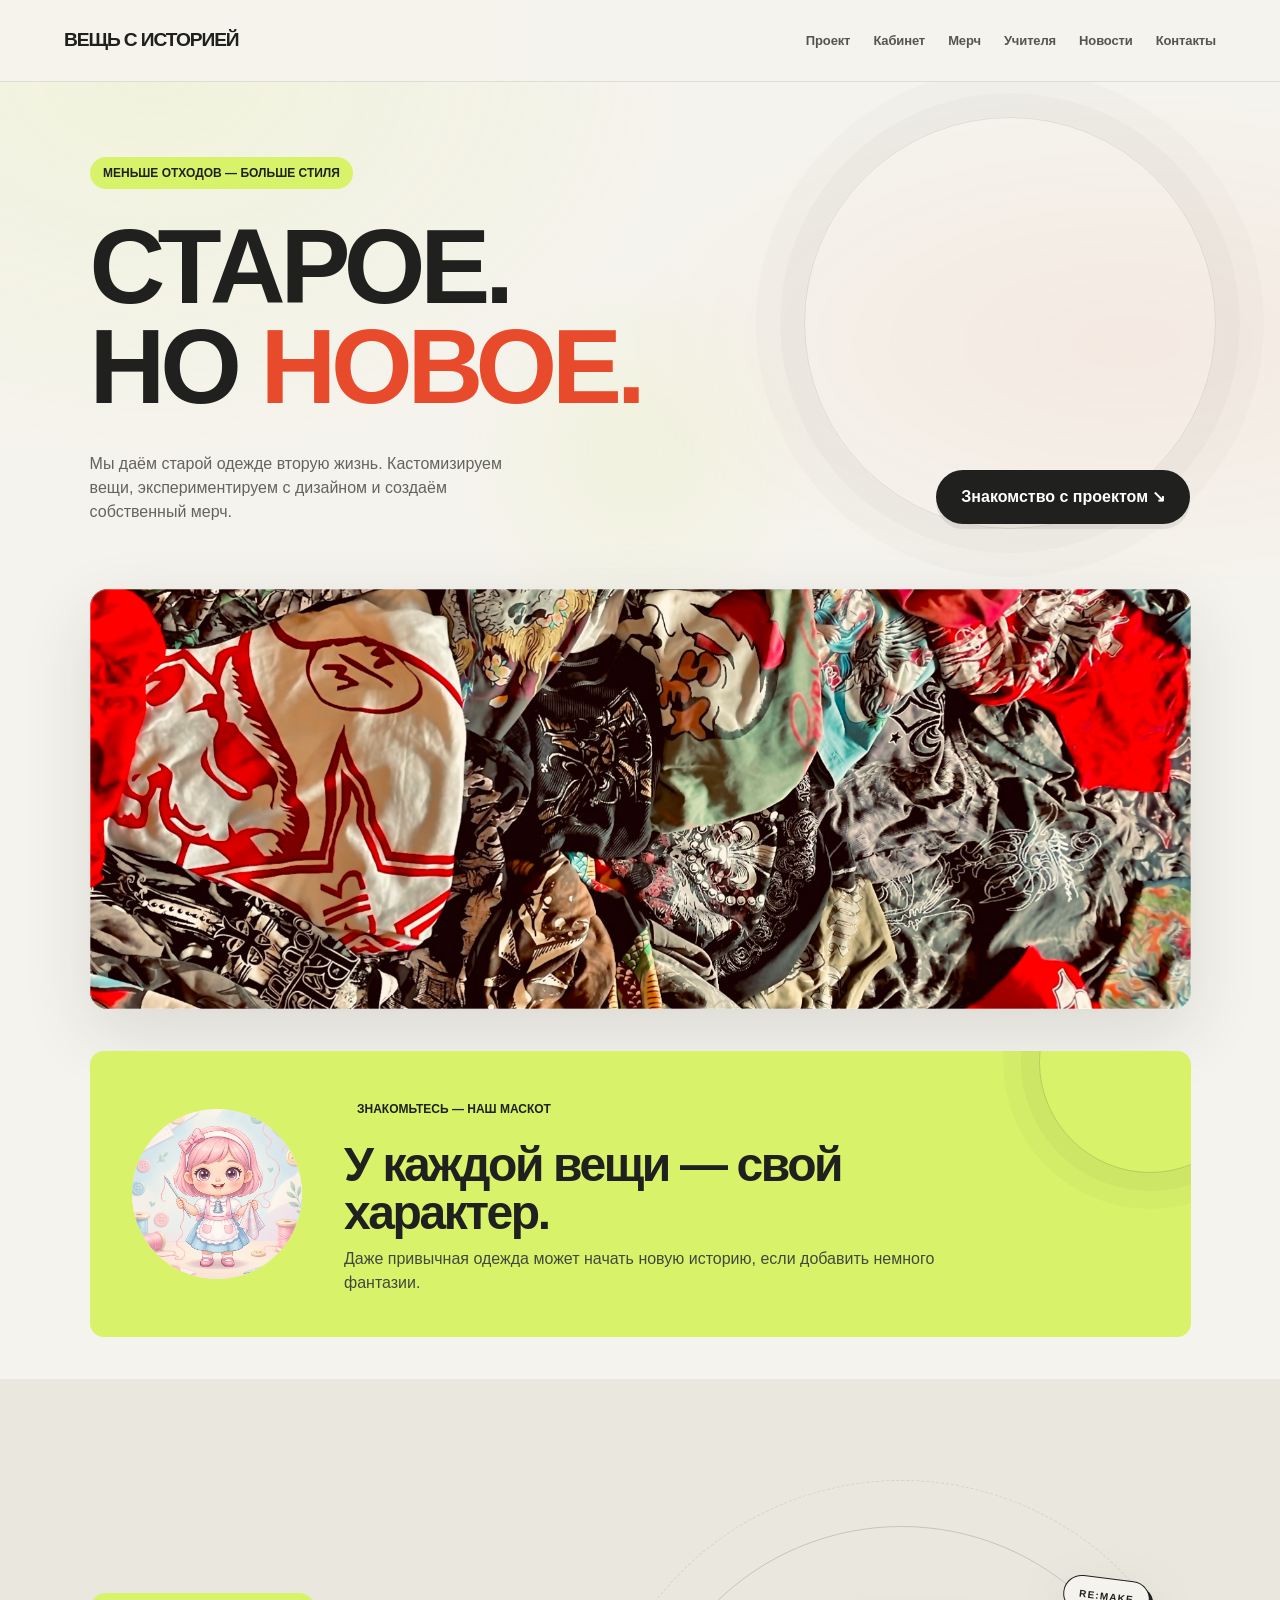
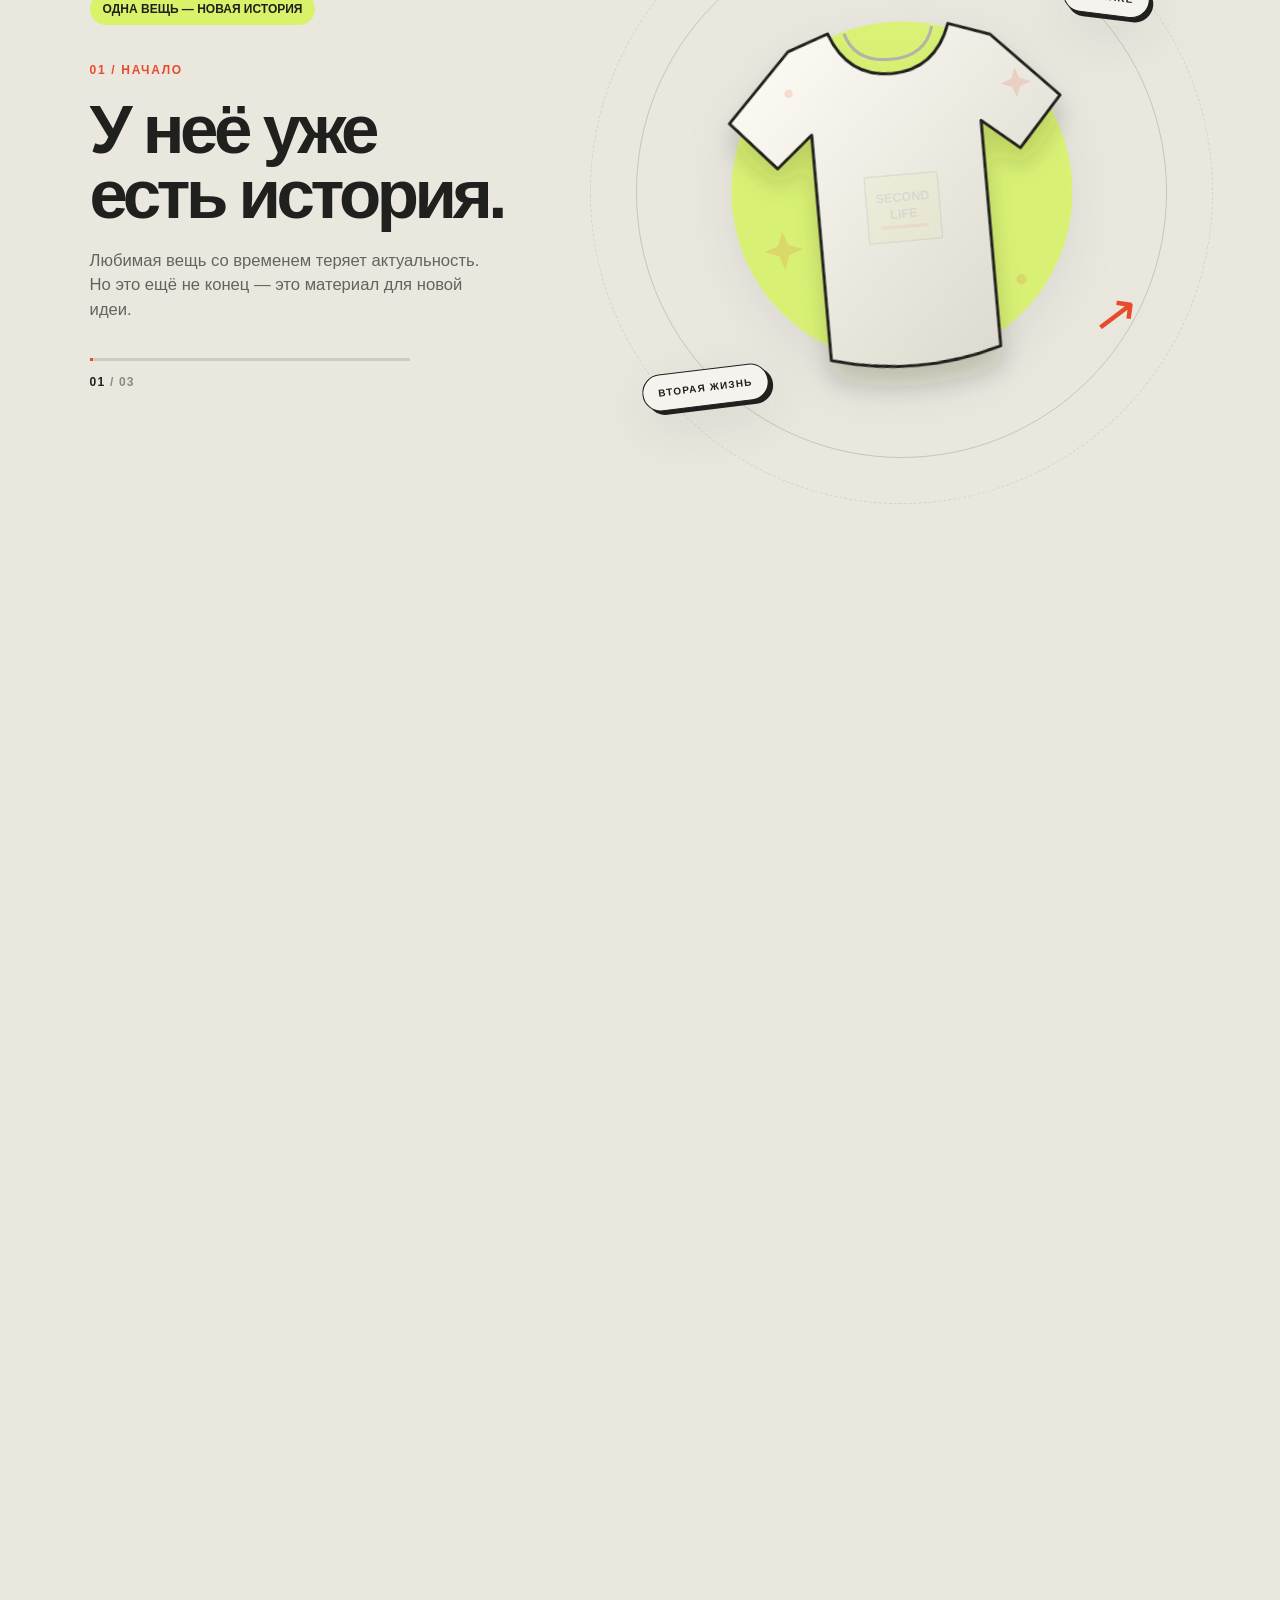
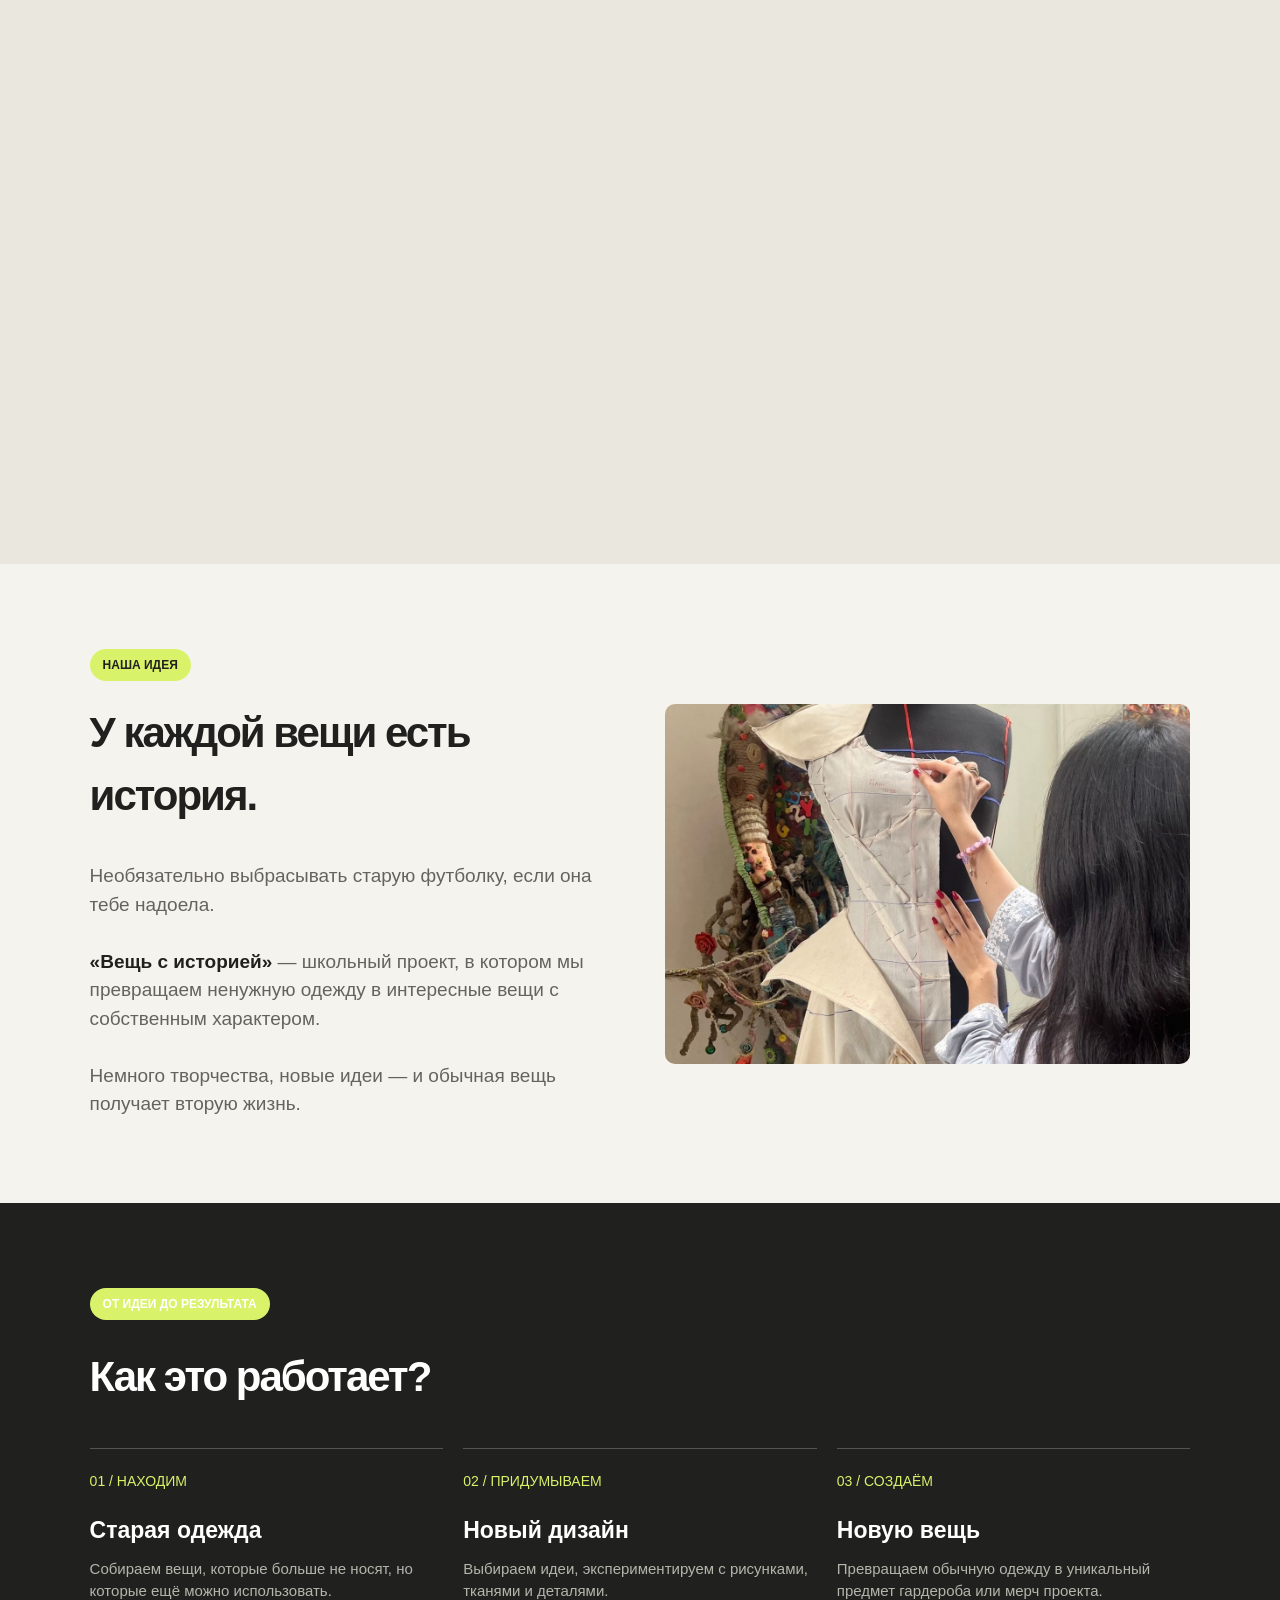
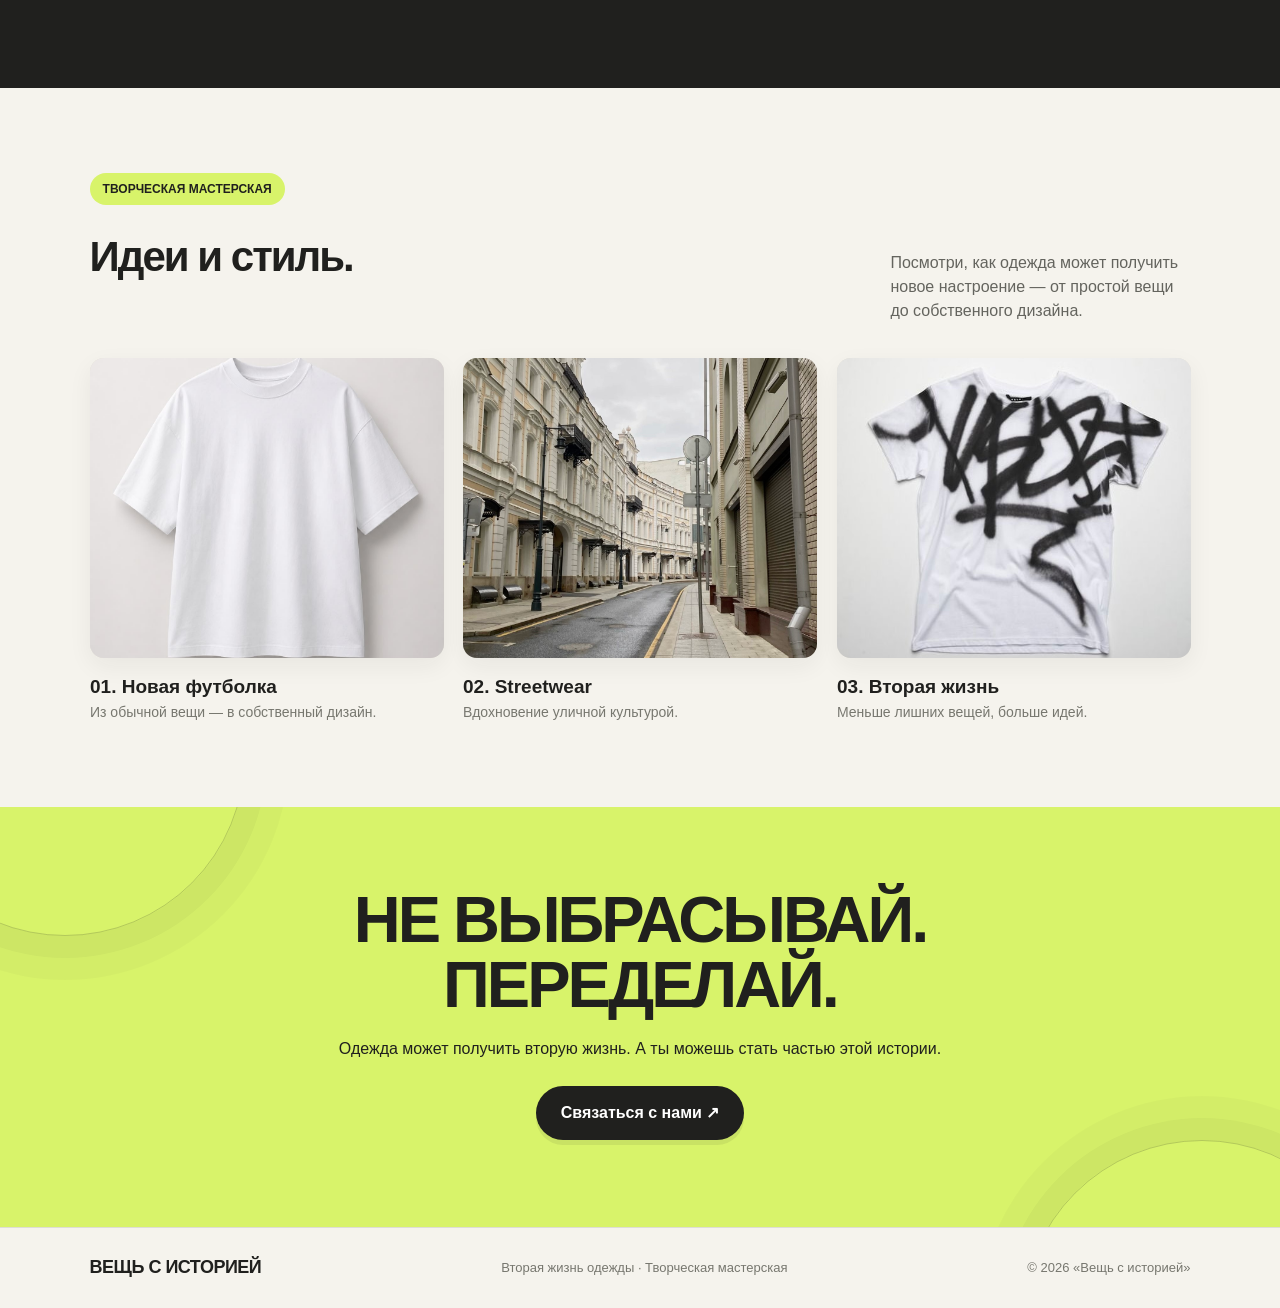
<file: index.html>
<!doctype html>
<html lang="ru"><head><meta charset="utf-8"><meta name="viewport" content="width=device-width,initial-scale=1"><meta name="theme-color" content="#f5f3ed"><title>Вещь с историей — школьный проект</title><link rel="stylesheet" href="css/style.css"></head>
<body><div class="scroll-progress" aria-hidden="true"></div><header class="site-header"><div class="logo"><a href="index.html" aria-label="Вещь с историей — главная">ВЕЩЬ С ИСТОРИЕЙ</a></div><nav class="navlinks" aria-label="Главная навигация">
<a href="about.html">Проект</a>
<a href="space.html">Кабинет</a>
<a href="merch.html">Мерч</a>
<a href="teachers.html">Учителя</a>
<a href="news.html">Новости</a>
<a href="contacts.html">Контакты</a>
</nav></header><main>
    
    <!-- ГЛАВНЫЙ ЭКРАН -->
    <main>
        <div class="hero">
            <span class="label">Меньше отходов — больше стиля</span>
            <h1>
                СТАРОЕ.<br>
                НО <span>НОВОЕ.</span>
            </h1>
            <div class="hero-bottom">
                <p>
                    Мы даём старой одежде вторую жизнь.
                    Кастомизируем вещи, экспериментируем
                    с дизайном и создаём собственный мерч.
                </p>
                <a href="about.html" class="button">
                    Знакомство с проектом ↘
                </a>
            </div>
        </div>
        <!-- ГЛАВНАЯ ФОТОГРАФИЯ -->
        <div class="hero-image">
            <img
                src="photo/f5.jpg"
                alt="Современная одежда и уличный стиль">
        </div>
        <section class="mascot-feature" aria-label="Маскот проекта «Вещь с историей»">
            <div class="mascot-art"><img src="photo/mascot.PNG" alt="Маскот проекта «Вещь с историей»" loading="lazy"></div>
            <div class="mascot-copy">
                <span class="label">Знакомьтесь — наш маскот</span>
                <h2>У каждой вещи — свой характер.</h2>
                <p>Даже привычная одежда может начать новую историю, если добавить немного фантазии.</p>
            </div>
        </section>
        <!-- SCROLL STORY: вещь меняется вместе с прокруткой -->
        <section class="story-scroll" id="story" aria-label="Как одежда получает вторую жизнь">
            <div class="story-sticky">
                <div class="story-copy">
                    <span class="label">Одна вещь — новая история</span>
                    <p class="story-kicker" id="story-kicker">01 / НАЧАЛО</p>
                    <h2 id="story-title">У неё уже<br>есть история.</h2>
                    <p id="story-description">Любимая вещь со временем теряет актуальность. Но это ещё не конец — это материал для новой идеи.</p>
                    <div class="story-progress" aria-hidden="true"><span id="story-progress-fill"></span></div>
                    <div class="story-count"><span id="story-count">01</span><span> / 03</span></div>
                </div>
                <div class="story-art" id="story-art" data-stage="0">
                    <div class="story-orbit orbit-one"></div><div class="story-orbit orbit-two"></div>
                    <span class="story-sticker sticker-top">RE:MAKE</span>
                    <svg class="story-shirt" viewBox="0 0 420 430" role="img" aria-label="Иллюстрация футболки, которая преображается">
                        <defs><linearGradient id="shirtShade" x1="0" y1="0" x2="1" y2="1"><stop offset="0" stop-color="#fffdf7"/><stop offset="1" stop-color="#d8d5c9"/></linearGradient><filter id="shirtShadow" x="-30%" y="-30%" width="160%" height="170%"><feDropShadow dx="0" dy="18" stdDeviation="12" flood-color="#20201e" flood-opacity=".16"/></filter></defs>
                        <path class="shirt-shape" d="M151 47 111 61 48 126 91 174 127 144 127 365 Q210 389 293 365 L293 144 329 174 372 126 309 61 269 47 Q253 91 210 91 167 91 151 47Z" fill="url(#shirtShade)" stroke="#20201e" stroke-width="3" stroke-linejoin="round" filter="url(#shirtShadow)"/>
                        <path d="M167 48 Q175 77 210 77 Q245 77 253 48" fill="none" stroke="#b5b2a8" stroke-width="3"/>
                        <g class="shirt-design"><rect x="155" y="174" width="110" height="100" rx="2" fill="#d8f36a" stroke="#20201e" stroke-width="2"/><text x="210" y="214" text-anchor="middle" font-size="19" font-weight="900" fill="#20201e">SECOND</text><text x="210" y="239" text-anchor="middle" font-size="19" font-weight="900" fill="#20201e">LIFE</text><path d="M174 252h72" stroke="#e84b2c" stroke-width="5"/></g>
                        <g class="shirt-sparkles" fill="#e84b2c"><path d="M90 235l5 14 14 5-14 5-5 14-5-14-14-5 14-5z"/><path d="M330 95l4 11 11 4-11 4-4 11-4-11-11-4 11-4z"/><circle cx="319" cy="302" r="5"/><circle cx="108" cy="102" r="4"/></g>
                    </svg>
                    <span class="story-sticker sticker-bottom">ВТОРАЯ ЖИЗНЬ</span>
                    <span class="story-scribble" aria-hidden="true">↗</span>
                </div>
            </div>
        </section>
                <!-- О ПРОЕКТЕ -->
        <section id="about">
            <div class="about">
                <div>
                    <span class="label">Наша идея</span>
                    <h2 class="section-title" style="margin-top: 20px;">
                        У каждой вещи есть история.
                    </h2>
                    <div class="about-text">
                        <p>
                            Необязательно выбрасывать старую футболку,
                            если она тебе надоела.
                        </p>
                        <br>
                        <p>
                            <strong>«Вещь с историей»</strong> — школьный проект,
                            в котором мы превращаем ненужную одежду
                            в интересные вещи с собственным характером.
                        </p>
                        <br>
                        <p>
                            Немного творчества, новые идеи —
                            и обычная вещь получает вторую жизнь.
                        </p>
                    </div>
                </div>
                <div class="about-image">
                    <img
                        src="photo/f1.jpg"
                        alt="Одежда и материалы для творчества">
                </div>
            </div>
        </section>
        <!-- ЭТАПЫ РАБОТЫ -->
        <section class="process">
            <span class="label">От идеи до результата</span>
            <h2 class="section-title" style="margin-top: 25px;">
                Как это работает?
            </h2>
            <div class="steps">
                <div class="step">
                    <span class="step-number">01 / НАХОДИМ</span>
                    <h3>Старая одежда</h3>
                    <p>
                        Собираем вещи, которые больше не носят,
                        но которые ещё можно использовать.
                    </p>
                </div>
                <div class="step">
                    <span class="step-number">02 / ПРИДУМЫВАЕМ</span>
                    <h3>Новый дизайн</h3>
                    <p>
                        Выбираем идеи, экспериментируем
                        с рисунками, тканями и деталями.
                    </p>
                </div>
                <div class="step">
                    <span class="step-number">03 / СОЗДАЁМ</span>
                    <h3>Новую вещь</h3>
                    <p>
                        Превращаем обычную одежду в уникальный
                        предмет гардероба или мерч проекта.
                    </p>
                </div>
            </div>
        </section>
        <!-- ГАЛЕРЕЯ -->
        <section id="works">
            <div class="works-header">
                <div>
                    <span class="label">Творческая мастерская</span>
                    <h2 class="section-title" style="margin-top: 20px;">
                        Идеи и стиль.
                    </h2>
                </div>
                <p>
                    Посмотри, как одежда может получить новое настроение — от простой вещи до собственного дизайна.
                </p>
            </div>
            <div class="gallery">
                <article class="work-card">
                    <div class="work-image">
                        <img
                            src="photo/f2.JPG"
                            alt="Футболка для кастомизации">
                    </div>
                    <h3>01. Новая футболка</h3>
                    <p>Из обычной вещи — в собственный дизайн.</p>
                </article>
                <article class="work-card">
                    <div class="work-image">
                        <img
                            src="photo/f3.jpg"
                            alt="Уличная одежда">
                    </div>
                    <h3>02. Streetwear</h3>
                    <p>Вдохновение уличной культурой.</p>
                </article>
                <article class="work-card">
                    <div class="work-image">
                        <img
                            src="photo/f4.jpg"
                            alt="Одежда и текстиль">
                    </div>
                    <h3>03. Вторая жизнь</h3>
                    <p>Меньше лишних вещей, больше идей.</p>
                </article>
            </div>
        </section>
        <!-- ПРИЗЫВ К УЧАСТИЮ -->
        <section class="join" id="join">
            <h2>
                НЕ ВЫБРАСЫВАЙ.<br>
                ПЕРЕДЕЛАЙ.
            </h2>
            <p>
                Одежда может получить вторую жизнь.
                А ты можешь стать частью этой истории.
            </p>
            <a
                href="contacts.html"
                class="button"
                >
                Связаться с нами ↗
            </a>
        </section>
    </main>
    
</main><footer class="site-footer"><div class="logo">ВЕЩЬ С ИСТОРИЕЙ</div><p>Вторая жизнь одежды · Творческая мастерская</p><p>© 2026 «Вещь с историей»</p></footer><script src="js/main.js"></script></body></html>
</file>
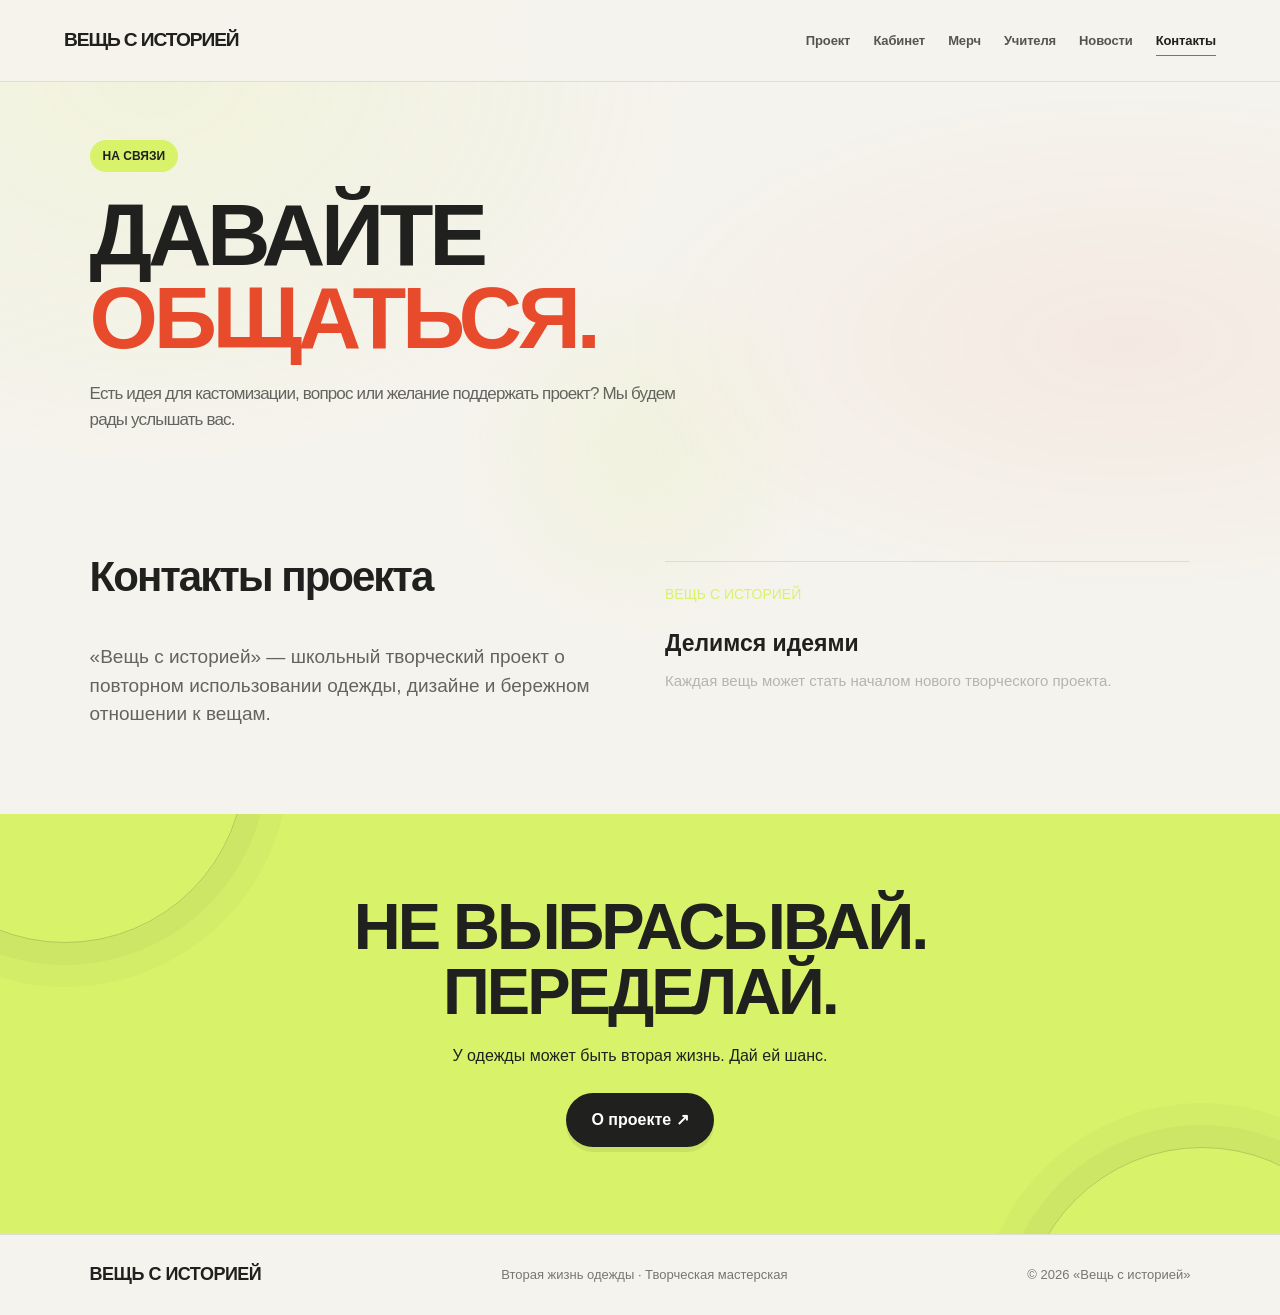
<file: contacts.html>
<!doctype html>
<html lang="ru"><head><meta charset="utf-8"><meta name="viewport" content="width=device-width,initial-scale=1"><meta name="theme-color" content="#f5f3ed"><title>Контакты — Вещь с историей</title><link rel="stylesheet" href="css/style.css"></head>
<body><div class="scroll-progress" aria-hidden="true"></div><header class="site-header"><div class="logo"><a href="index.html" aria-label="Вещь с историей — главная">ВЕЩЬ С ИСТОРИЕЙ</a></div><nav class="navlinks" aria-label="Главная навигация">
<a href="about.html">Проект</a>
<a href="space.html">Кабинет</a>
<a href="merch.html">Мерч</a>
<a href="teachers.html">Учителя</a>
<a href="news.html">Новости</a>
<a href="contacts.html" aria-current="page">Контакты</a>
</nav></header><main><div class="page-intro"><span class="label">На связи</span><h1>ДАВАЙТЕ<br><span style="color:#e84b2c">ОБЩАТЬСЯ.</span></h1><p>Есть идея для кастомизации, вопрос или желание поддержать проект? Мы будем рады услышать вас.</p></div>
<section><div class="about"><div><h2 class="section-title">Контакты проекта</h2><p class="about-text">«Вещь с историей» — школьный творческий проект о повторном использовании одежды, дизайне и бережном отношении к вещам.</p></div><div><div class="step" style="border-top:1px solid #deddd5;padding:20px 0"><span class="step-number">ВЕЩЬ С ИСТОРИЕЙ</span><h3>Делимся идеями</h3><p>Каждая вещь может стать началом нового творческого проекта.</p></div></div></div></section>
<section class="join"><h2>НЕ ВЫБРАСЫВАЙ.<br>ПЕРЕДЕЛАЙ.</h2><p>У одежды может быть вторая жизнь. Дай ей шанс.</p><a href="about.html" class="button">О проекте ↗</a></section></main><footer class="site-footer"><div class="logo">ВЕЩЬ С ИСТОРИЕЙ</div><p>Вторая жизнь одежды · Творческая мастерская</p><p>© 2026 «Вещь с историей»</p></footer><script src="js/main.js"></script></body></html>
</file>
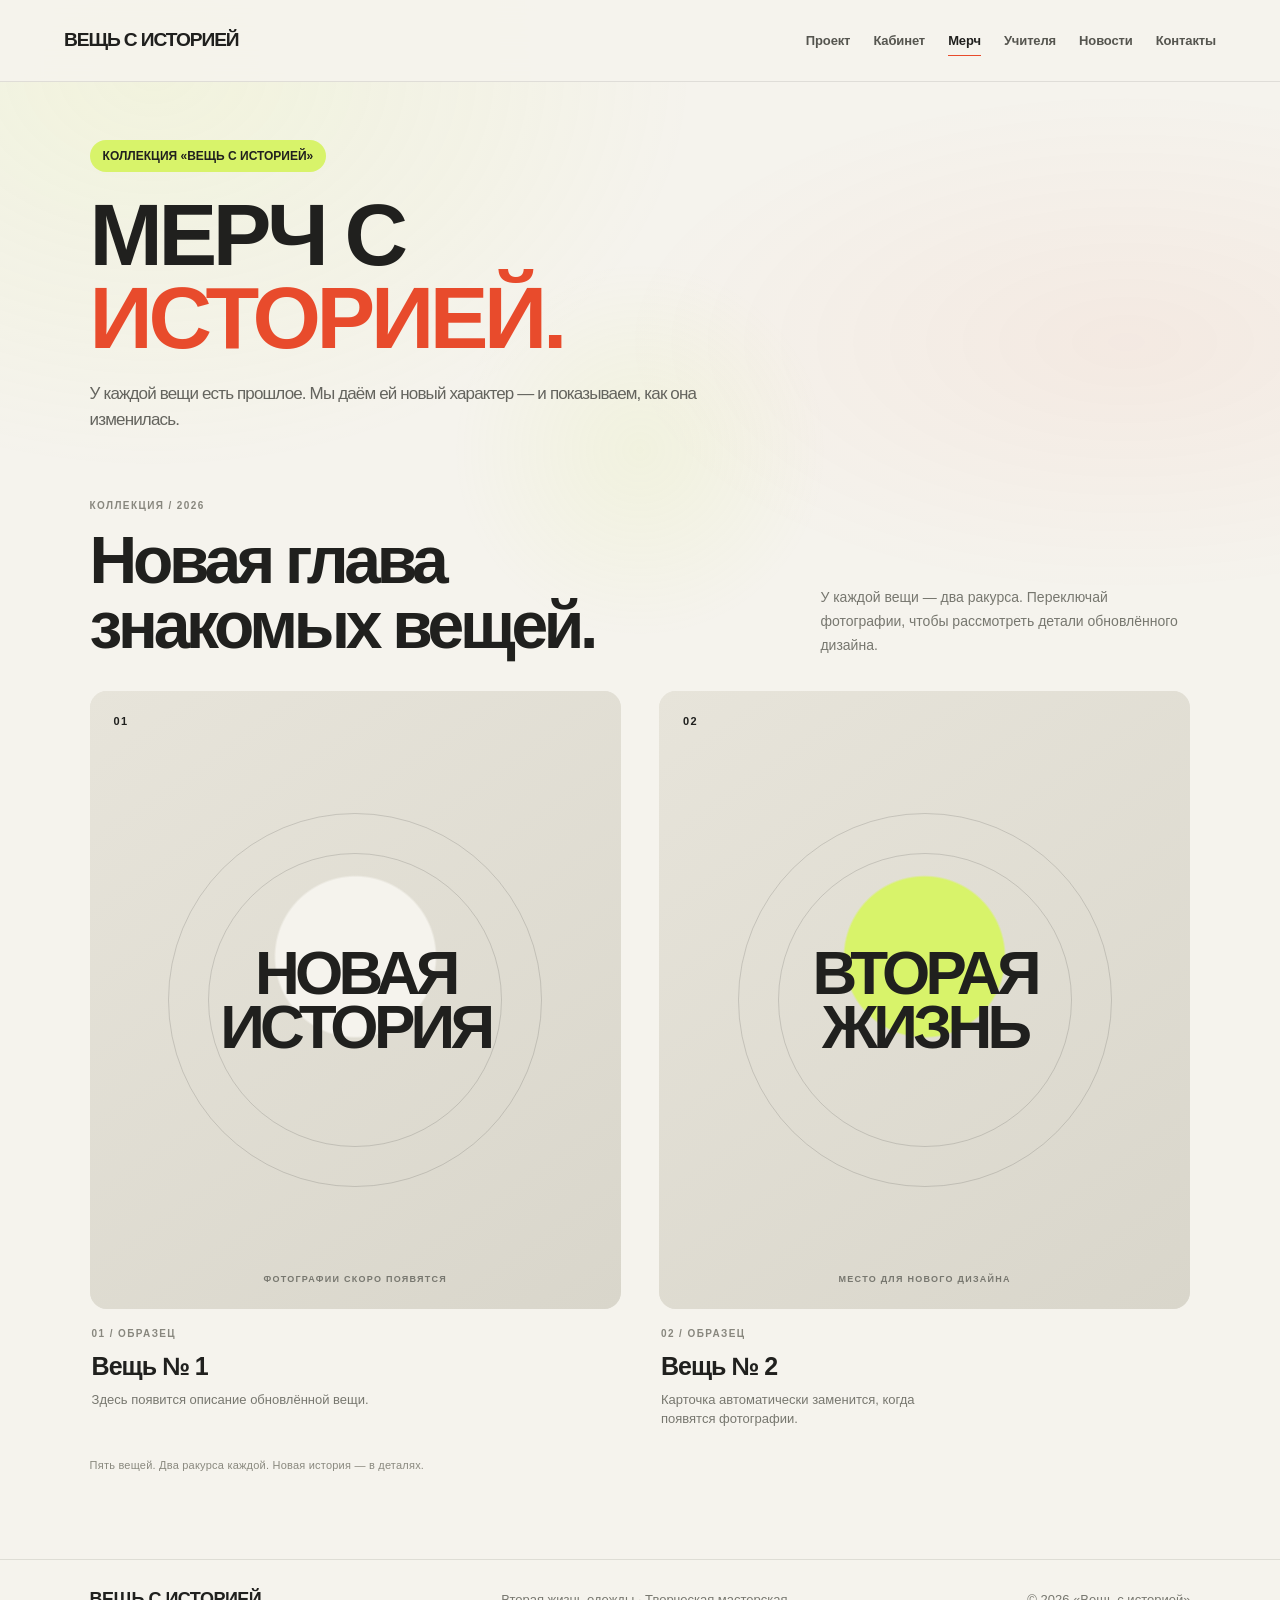
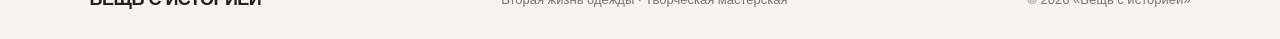
<file: merch.html>
<!doctype html>
<html lang="ru"><head><meta charset="utf-8"><meta name="viewport" content="width=device-width,initial-scale=1"><meta name="theme-color" content="#f5f3ed"><title>Мерч — Вещь с историей</title><link rel="stylesheet" href="css/style.css"></head><body>
<div class="scroll-progress" aria-hidden="true"></div><header class="site-header"><div class="logo"><a href="index.html">ВЕЩЬ С ИСТОРИЕЙ</a></div><nav class="navlinks" aria-label="Главная навигация">
<a href="about.html">Проект</a>
<a href="space.html">Кабинет</a>
<a href="merch.html" aria-current="page">Мерч</a>
<a href="teachers.html">Учителя</a>
<a href="news.html">Новости</a>
<a href="contacts.html">Контакты</a>
</nav></header>
<main><div class="page-intro merch-intro"><span class="label">Коллекция «Вещь с историей»</span><h1>МЕРЧ С<br><span style="color:#e84b2c">ИСТОРИЕЙ.</span></h1><p>У каждой вещи есть прошлое. Мы даём ей новый характер — и показываем, как она изменилась.</p></div>
<section class="merch-section"><div class="merch-heading"><div><span class="merch-eyebrow">КОЛЛЕКЦИЯ / 2026</span><h2>Новая глава<br>знакомых вещей.</h2></div><p>У каждой вещи — два ракурса. Переключай фотографии, чтобы рассмотреть детали обновлённого дизайна.</p></div>
<div class="merch-grid" id="merch-list" aria-live="polite">
<article class="merch-card merch-card--placeholder"><div class="merch-visual"><div class="merch-placeholder-art"><span>01</span><b>НОВАЯ<br>ИСТОРИЯ</b><small>ФОТОГРАФИИ СКОРО ПОЯВЯТСЯ</small></div></div><div class="merch-card-info"><div><span class="merch-number">01 / ОБРАЗЕЦ</span><h3>Вещь № 1</h3><p>Здесь появится описание обновлённой вещи.</p></div></div></article>
<article class="merch-card merch-card--placeholder"><div class="merch-visual"><div class="merch-placeholder-art merch-placeholder-art--second"><span>02</span><b>ВТОРАЯ<br>ЖИЗНЬ</b><small>МЕСТО ДЛЯ НОВОГО ДИЗАЙНА</small></div></div><div class="merch-card-info"><div><span class="merch-number">02 / ОБРАЗЕЦ</span><h3>Вещь № 2</h3><p>Карточка автоматически заменится, когда появятся фотографии.</p></div></div></article></div><p class="merch-footnote">Пять вещей. Два ракурса каждой. Новая история — в деталях.</p></section></main>
<footer class="site-footer"><div class="logo">ВЕЩЬ С ИСТОРИЕЙ</div><p>Вторая жизнь одежды · Творческая мастерская</p><p>© 2026 «Вещь с историей»</p></footer><script src="js/main.js"></script><script src="js/catalogs.js"></script></body></html>
</file>
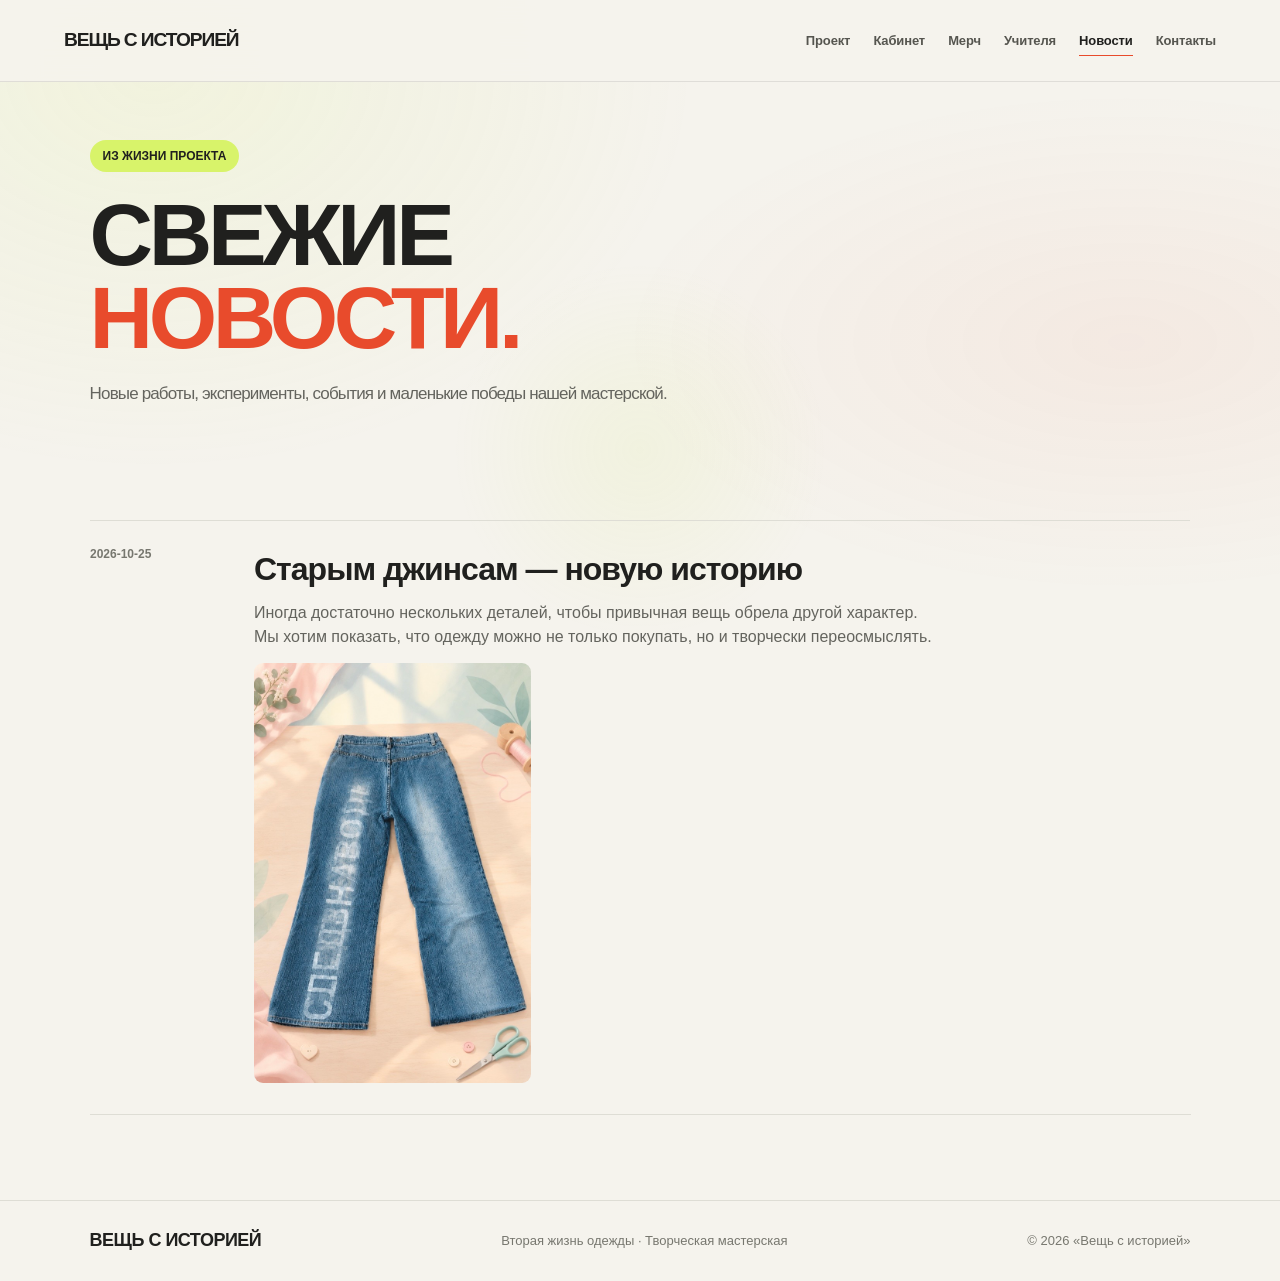
<file: news.html>
<!doctype html>
<html lang="ru"><head><meta charset="utf-8"><meta name="viewport" content="width=device-width,initial-scale=1"><meta name="theme-color" content="#f5f3ed"><title>Новости — Вещь с историей</title><link rel="stylesheet" href="css/style.css"></head>
<body><div class="scroll-progress" aria-hidden="true"></div><header class="site-header"><div class="logo"><a href="index.html" aria-label="Вещь с историей — главная">ВЕЩЬ С ИСТОРИЕЙ</a></div><nav class="navlinks" aria-label="Главная навигация">
<a href="about.html">Проект</a>
<a href="space.html">Кабинет</a>
<a href="merch.html">Мерч</a>
<a href="teachers.html">Учителя</a>
<a href="news.html" aria-current="page">Новости</a>
<a href="contacts.html">Контакты</a>
</nav></header><main><div class="page-intro"><span class="label">Из жизни проекта</span><h1>СВЕЖИЕ<br><span style="color:#e84b2c">НОВОСТИ.</span></h1><p>Новые работы, эксперименты, события и маленькие победы нашей мастерской.</p></div>
<section><div class="news-list" id="news-list"><article class="news-row"><div class="news-date">ВЕЩЬ С ИСТОРИЕЙ</div><div><h2>У каждой вещи — своя история</h2><p>Здесь мы делимся идеями, творческими находками и событиями мастерской.</p></div></article></div></section></main><footer class="site-footer"><div class="logo">ВЕЩЬ С ИСТОРИЕЙ</div><p>Вторая жизнь одежды · Творческая мастерская</p><p>© 2026 «Вещь с историей»</p></footer><script src="js/main.js"></script><script src="js/catalogs.js"></script></body></html>
</file>
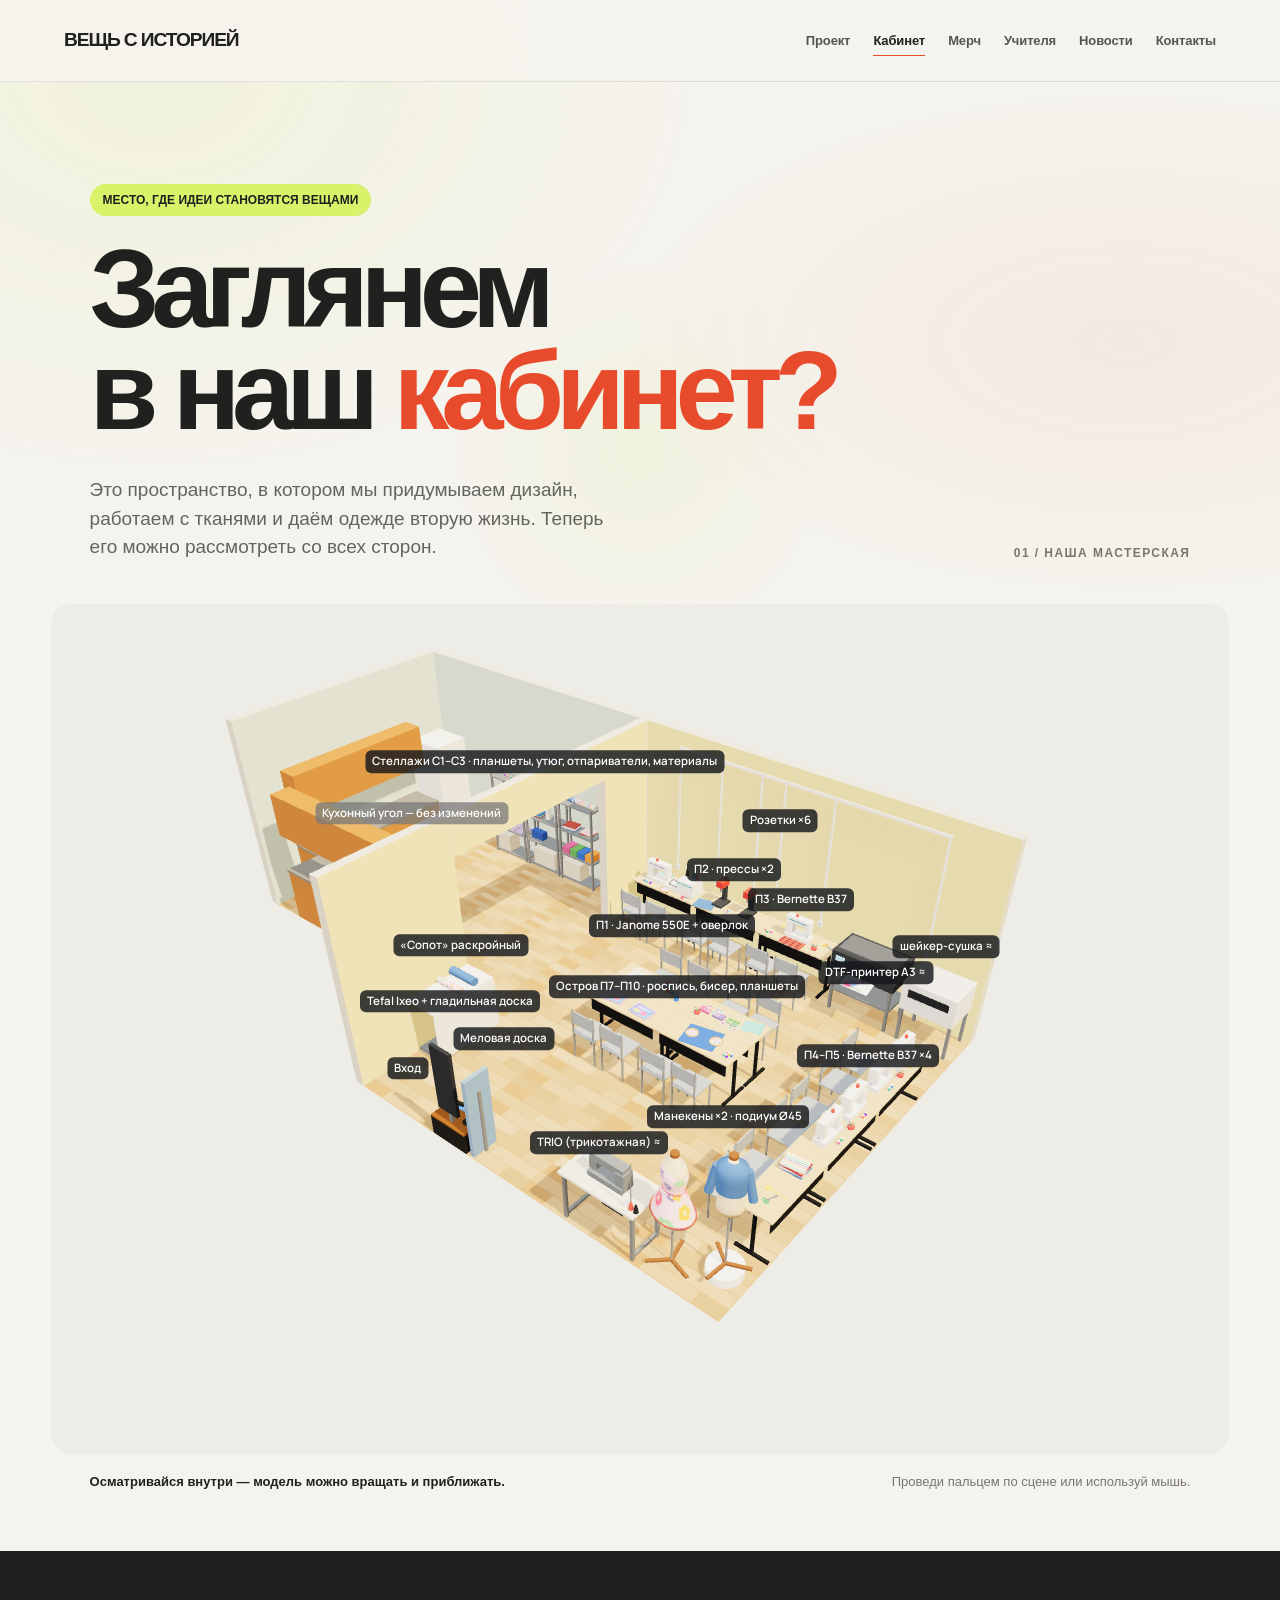
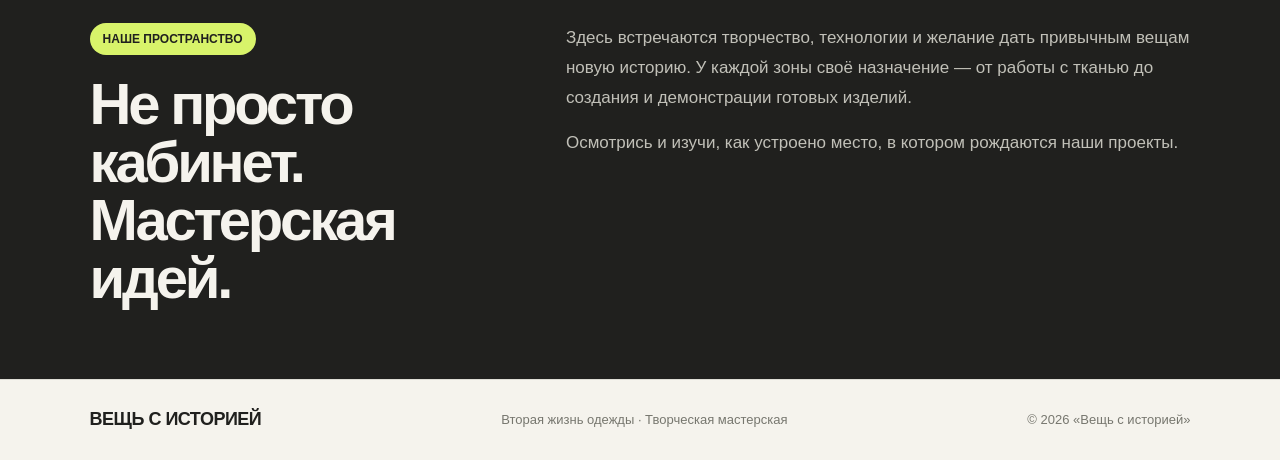
<file: space.html>
<!doctype html>
<html lang="ru">
<head>
<meta charset="utf-8"><meta name="viewport" content="width=device-width,initial-scale=1">
<meta name="theme-color" content="#f5f3ed"><title>Наш кабинет — Вещь с историей</title>
<link rel="stylesheet" href="css/style.css">
<style>
.space-intro{padding:clamp(54px,8vw,108px) 7% 42px}.space-intro .label{margin-bottom:22px}
.space-intro h1{font-size:clamp(48px,9vw,112px);line-height:.91;letter-spacing:-.075em;max-width:1000px}.space-intro h1 span{color:#e84b2c}
.space-lead{display:flex;justify-content:space-between;align-items:end;gap:30px;margin-top:34px}.space-lead p{max-width:520px;color:#64645e;font-size:clamp(16px,1.7vw,19px)}
.space-index{font-size:12px;font-weight:800;letter-spacing:.12em;color:#77776f;white-space:nowrap}
.space-stage{margin:0 4%;overflow:hidden;border-radius:20px;background:#f5f3ed;min-height:620px;position:relative}
.space-stage iframe{display:block;width:100%;height:clamp(560px,68vw,850px);border:0;background:#f5f3ed}
.space-caption{display:flex;justify-content:space-between;gap:20px;padding:18px 7% 60px;color:#77776f;font-size:13px}.space-caption strong{color:#20201e}
.space-story{padding:72px 7%;background:#20201e;color:#f5f3ed;display:grid;grid-template-columns:.8fr 1.2fr;gap:60px;align-items:start}
.space-story .label{background:#d8f36a;color:#20201e}.space-story h2{font-size:clamp(32px,5vw,58px);line-height:1;letter-spacing:-.055em;margin-top:20px}
.space-story p{max-width:650px;color:#c1c0b8;font-size:17px;line-height:1.75}.space-story p+p{margin-top:16px}
@media(max-width:700px){.space-intro{padding:42px 5% 28px}.space-lead{display:block;margin-top:22px}.space-index{display:block;margin-top:18px}.space-stage{margin:0 3%;border-radius:12px;min-height:520px}.space-stage iframe{height:68vh;min-height:520px}.space-caption{display:block;padding:14px 5% 42px}.space-caption span{display:block;margin-top:7px}.space-story{padding:52px 5%;grid-template-columns:1fr;gap:24px}}
@media(prefers-reduced-motion:reduce){html{scroll-behavior:auto}}
</style></head>
<body>
<div class="scroll-progress" aria-hidden="true"></div>
<header class="site-header"><div class="logo"><a href="index.html" aria-label="Вещь с историей — главная">ВЕЩЬ С ИСТОРИЕЙ</a></div>
<nav class="navlinks" aria-label="Главная навигация">
<a href="about.html">Проект</a>
<a href="space.html">Кабинет</a>
<a href="merch.html">Мерч</a>
<a href="teachers.html">Учителя</a>
<a href="news.html">Новости</a>
<a href="contacts.html">Контакты</a>
</nav></header>
<main>
<section class="space-intro"><span class="label">Место, где идеи становятся вещами</span><h1>Заглянем<br>в наш <span>кабинет?</span></h1>
<div class="space-lead"><p>Это пространство, в котором мы придумываем дизайн, работаем с тканями и даём одежде вторую жизнь. Теперь его можно рассмотреть со всех сторон.</p><span class="space-index">01 / НАША МАСТЕРСКАЯ</span></div></section>
<div class="space-stage"><iframe src="studio.html" title="Интерактивная 3D-модель кабинета проекта «Вещь с историей»" loading="eager" allow="fullscreen"></iframe></div>
<div class="space-caption"><strong>Осматривайся внутри — модель можно вращать и приближать.</strong><span>Проведи пальцем по сцене или используй мышь.</span></div>
<section class="space-story"><div><span class="label">Наше пространство</span><h2>Не просто кабинет.<br>Мастерская идей.</h2></div>
<div><p>Здесь встречаются творчество, технологии и желание дать привычным вещам новую историю. У каждой зоны своё назначение — от работы с тканью до создания и демонстрации готовых изделий.</p><p>Осмотрись и изучи, как устроено место, в котором рождаются наши проекты.</p></div></section>
</main><footer class="site-footer"><div class="logo">ВЕЩЬ С ИСТОРИЕЙ</div><p>Вторая жизнь одежды · Творческая мастерская</p><p>© 2026 «Вещь с историей»</p></footer><script src="js/main.js"></script>
</body></html>
</file>
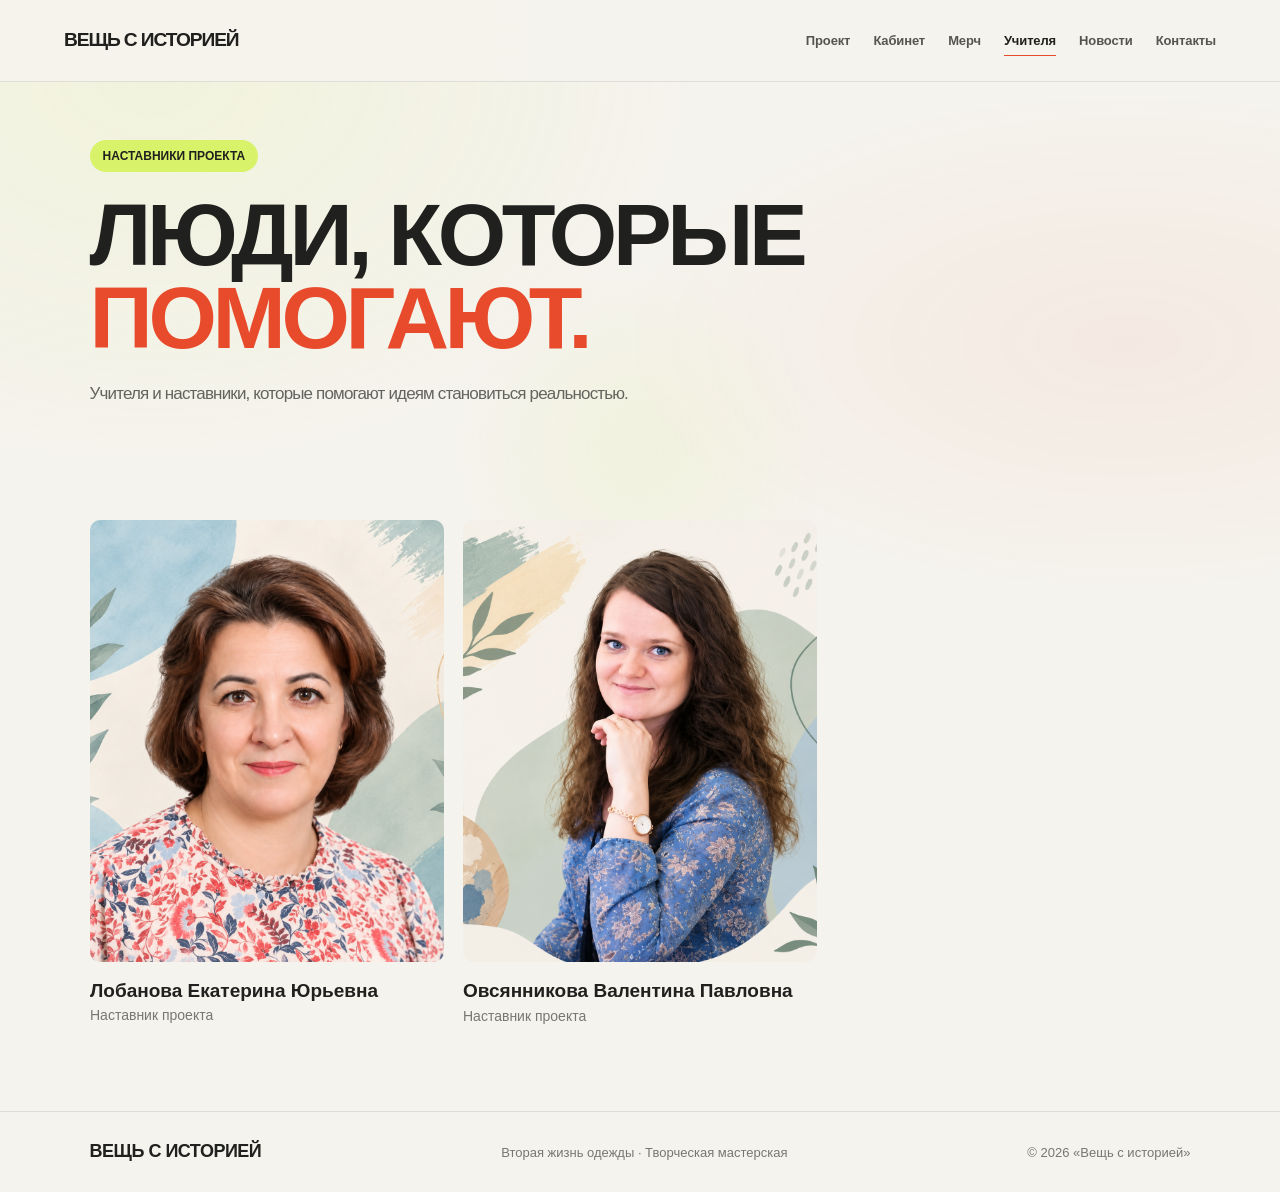
<file: teachers.html>
<!doctype html>
<html lang="ru"><head><meta charset="utf-8"><meta name="viewport" content="width=device-width,initial-scale=1"><meta name="theme-color" content="#f5f3ed"><title>Учителя — Вещь с историей</title><link rel="stylesheet" href="css/style.css"></head>
<body><div class="scroll-progress" aria-hidden="true"></div><header class="site-header"><div class="logo"><a href="index.html" aria-label="Вещь с историей — главная">ВЕЩЬ С ИСТОРИЕЙ</a></div><nav class="navlinks" aria-label="Главная навигация">
<a href="about.html">Проект</a>
<a href="space.html">Кабинет</a>
<a href="merch.html">Мерч</a>
<a href="teachers.html" aria-current="page">Учителя</a>
<a href="news.html">Новости</a>
<a href="contacts.html">Контакты</a>
</nav></header><main><div class="page-intro"><span class="label">Наставники проекта</span><h1>ЛЮДИ, КОТОРЫЕ<br><span style="color:#e84b2c">ПОМОГАЮТ.</span></h1><p>Учителя и наставники, которые помогают идеям становиться реальностью.</p></div>
<section><div class="teacher-grid" id="teachers-list">
<article class="page-card"><div class="teacher-photo"><img src="photo/lobanova.PNG" alt="Лобанова Екатерина Юрьевна" loading="lazy"></div><h3>Лобанова Екатерина Юрьевна</h3><p>Наставник проекта</p></article>
<article class="page-card"><div class="teacher-photo"><img src="photo/ovsyannikova.PNG" alt="Овсянникова Валентина Павловна" loading="lazy"></div><h3>Овсянникова Валентина Павловна</h3><p>Наставник проекта</p></article>
</div></section></main><footer class="site-footer"><div class="logo">ВЕЩЬ С ИСТОРИЕЙ</div><p>Вторая жизнь одежды · Творческая мастерская</p><p>© 2026 «Вещь с историей»</p></footer><script src="js/main.js"></script><script src="js/catalogs.js"></script></body></html>
</file>
<file: css/style.css>
* {
            box-sizing: border-box;
            margin: 0;
            padding: 0;
        }
        html {
            scroll-behavior: smooth;
        }
        body {
            font-family: Arial, sans-serif;
            background: #f5f3ed;
            color: #20201e;
            line-height: 1.5;
        }
        /* ШАПКА */
        header {
            display: flex;
            justify-content: space-between;
            align-items: center;
            padding: 22px 7%;
            border-bottom: 1px solid #deddd5;
        }
        .logo {
            font-size: 30px;
            font-weight: 900;
            letter-spacing: -2px;
        }
        nav a {
            color: #20201e;
            text-decoration: none;
            margin-left: 25px;
            font-size: 14px;
        }
        nav a:hover {
            color: #e84b2c;
        }
        /* ГЛАВНЫЙ ЭКРАН */
        .hero {
            padding: 75px 7% 65px;
        }
        .label {
            display: inline-block;
            background: #d8f36a;
            padding: 7px 13px;
            border-radius: 20px;
            font-size: 12px;
            font-weight: bold;
            text-transform: uppercase;
        }
        .hero h1 {
            font-size: clamp(48px, 9vw, 105px);
            line-height: 0.95;
            letter-spacing: -5px;
            margin: 28px 0;
            max-width: 1000px;
        }
        .hero h1 span {
            color: #e84b2c;
        }
        .hero-bottom {
            display: flex;
            justify-content: space-between;
            align-items: end;
            gap: 30px;
            margin-top: 35px;
        }
        .hero-bottom p {
            max-width: 420px;
            color: #64645e;
        }
        .button {
            display: inline-block;
            background: #20201e;
            color: white;
            padding: 15px 24px;
            text-decoration: none;
            border-radius: 5px;
            font-weight: bold;
            transition: 0.2s;
        }
        .button:hover {
            background: #e84b2c;
            transform: translateY(-2px);
        }
        /* БОЛЬШАЯ ФОТОГРАФИЯ */
        .hero-image {
            margin: 0 7%;
            height: 420px;
            overflow: hidden;
            border-radius: 12px;
            background: #dedbd0;
        }
        .hero-image img {
            width: 100%;
            height: 100%;
            object-fit: cover;
            display: block;
        }
        /* О ПРОЕКТЕ */
        section {
            padding: 85px 7%;
        }
        .section-title {
            font-size: 42px;
            letter-spacing: -2px;
            margin-bottom: 35px;
        }
        .about {
            display: grid;
            grid-template-columns: 1fr 1fr;
            gap: 50px;
            align-items: center;
        }
        .about-text {
            font-size: 19px;
            color: #64645e;
        }
        .about-text strong {
            color: #20201e;
        }
        .about-image {
            height: 360px;
            border-radius: 10px;
            overflow: hidden;
            background: #dedbd0;
        }
        .about-image img {
            width: 100%;
            height: 100%;
            object-fit: cover;
        }
        /* КАК МЫ РАБОТАЕМ */
        .process {
            background: #20201e;
            color: white;
        }
        .process .section-title {
            margin-bottom: 40px;
        }
        .steps {
            display: grid;
            grid-template-columns: repeat(3, 1fr);
            gap: 20px;
        }
        .step {
            border-top: 1px solid #555550;
            padding-top: 20px;
        }
        .step-number {
            color: #d8f36a;
            font-size: 14px;
        }
        .step h3 {
            font-size: 23px;
            margin: 20px 0 10px;
        }
        .step p {
            color: #b5b5ac;
            font-size: 15px;
        }
        /* НАШИ РАБОТЫ */
        .works-header {
            display: flex;
            justify-content: space-between;
            align-items: end;
            gap: 20px;
            margin-bottom: 35px;
        }
        .works-header p {
            max-width: 300px;
            color: #64645e;
        }
        .gallery {
            display: grid;
            grid-template-columns: repeat(3, 1fr);
            gap: 20px;
        }
        .work-card {
            min-width: 0;
        }
        .work-image {
            height: 300px;
            border-radius: 9px;
            overflow: hidden;
            background: #dedbd0;
        }
        .work-image img {
            width: 100%;
            height: 100%;
            object-fit: cover;
            transition: transform 0.4s;
        }
        .work-card:hover img {
            transform: scale(1.05);
        }
        .work-card h3 {
            margin-top: 15px;
            font-size: 19px;
        }
        .work-card p {
            color: #77776f;
            font-size: 14px;
        }
        /* ПРИЗЫВ */
        .join {
            padding: 80px 7%;
            background: #d8f36a;
            text-align: center;
        }
        .join h2 {
            font-size: clamp(35px, 6vw, 65px);
            line-height: 1;
            letter-spacing: -3px;
            margin-bottom: 20px;
        }
        .join p {
            margin-bottom: 25px;
        }
        .join .button {
            background: #20201e;
        }
        /* ПОДВАЛ */
        footer {
            padding: 30px 7%;
            display: flex;
            justify-content: space-between;
            align-items: center;
            gap: 20px;
        }
        footer p {
            color: #77776f;
            font-size: 13px;
        }
        /* МОБИЛЬНАЯ ВЕРСИЯ */
        @media (max-width: 700px) {
            header {
                padding: 18px 5%;
                align-items: flex-start;
            }
            .logo {
                font-size: 26px;
            }
            nav a {
                margin-left: 12px;
                font-size: 12px;
            }
            .hero {
                padding: 55px 5% 40px;
            }
            .hero h1 {
                letter-spacing: -3px;
            }
            .hero-bottom {
                align-items: flex-start;
                flex-direction: column;
            }
            .hero-image {
                margin: 0 5%;
                height: 280px;
            }
            section {
                padding: 60px 5%;
            }
            .section-title {
                font-size: 34px;
            }
            .about {
                grid-template-columns: 1fr;
                gap: 25px;
            }
            .about-image {
                height: 300px;
            }
            .steps {
                grid-template-columns: 1fr;
                gap: 35px;
            }
            .works-header {
                align-items: flex-start;
                flex-direction: column;
            }
            .gallery {
                grid-template-columns: 1fr;
                gap: 30px;
            }
            .work-image {
                height: 350px;
            }
            footer {
                align-items: flex-start;
                flex-direction: column;
            }
        }
    

/* Дополнительные motion-детали: уважает системную настройку reduced motion */
:root { --motion-ease: cubic-bezier(.2,.75,.25,1); }
html { scroll-behavior: smooth; scroll-padding-top: 90px; }
body { overflow-x: clip; }
header.site-header { position: sticky; top: 0; z-index: 20; background: rgba(245,243,237,.88); backdrop-filter: blur(18px); -webkit-backdrop-filter: blur(18px); }
.site-header nav { display:flex; align-items:center; justify-content:space-between; gap:24px; }
.site-header .navlinks { display:flex; gap:clamp(10px,2vw,25px); flex-wrap:wrap; }
.site-header .navlinks a { margin:0; position:relative; padding:7px 0; }
.site-header .navlinks a:after { content:""; position:absolute; left:0; right:100%; bottom:0; height:2px; background:#e84b2c; transition:right .3s var(--motion-ease); }
.site-header .navlinks a:hover:after, .site-header .navlinks a[aria-current="page"]:after { right:0; }
.logo { white-space:nowrap; }
.label { border-radius:999px; }
.button { transition: transform .35s var(--motion-ease), background .25s, box-shadow .35s var(--motion-ease); }
.button:hover { box-shadow:0 10px 25px #20201e18; }
.hero h1 { animation: hero-in .85s var(--motion-ease) both; }
.hero-bottom { animation: hero-in .9s .12s var(--motion-ease) both; }
@keyframes hero-in { from { opacity:0; transform:translateY(24px); } to { opacity:1; transform:translateY(0); } }
.hero-image, .about-image, .work-image { position:relative; }
.hero-image img, .about-image img, .work-image img { transition: transform 1s var(--motion-ease); }
.hero-image:hover img, .about-image:hover img { transform:scale(1.025); }
.reveal { opacity:0; transform:translateY(28px); transition:opacity .8s var(--motion-ease), transform .8s var(--motion-ease); }
.reveal.is-visible { opacity:1; transform:translateY(0); }
.stagger > *:nth-child(2) { transition-delay:.08s; }
.stagger > *:nth-child(3) { transition-delay:.16s; }
.scroll-progress { position:fixed; top:0; left:0; height:3px; width:0; background:#e84b2c; z-index:100; transform-origin:left; }
.page-intro { padding:58px 7% 28px; }
.page-intro h1 { font-size:clamp(44px,8vw,88px); line-height:.94; letter-spacing:-.055em; margin:22px 0; }
.page-intro p { max-width:620px; color:#64645e; font-size:17px; }
.placeholder { width:100%; height:100%; min-height:220px; display:grid; place-items:center; text-align:center; padding:22px; color:#64645e; background:linear-gradient(135deg,#dedbd0,#eeece4); font-size:12px; letter-spacing:.5px; }
.data-note { font-size:12px; color:#64645e; margin-top:14px; }
.page-grid { display:grid; grid-template-columns:repeat(3,minmax(0,1fr)); gap:20px; }
.page-card { min-width:0; }
.page-card .work-image { height:300px; }
.page-card h3 { margin-top:15px; font-size:19px; }
.page-card p { color:#77776f; font-size:14px; }
.before-after { background:#dedbd0; border-radius:12px; overflow:hidden; position:relative; aspect-ratio: 4 / 3; }
.before-after svg { width:100%; height:100%; display:block; }
.ba-after { position:absolute; inset:0; clip-path:inset(0 50% 0 0); }
.ba-range { width:100%; accent-color:#e84b2c; margin:20px 0 8px; }
.ba-labels { display:flex; justify-content:space-between; font-size:12px; font-weight:800; letter-spacing:1px; }
.teacher-grid { display:grid; grid-template-columns:repeat(3,minmax(0,1fr)); gap:20px; }
.teacher-photo { aspect-ratio:4/5; border-radius:10px; overflow:hidden; background:#dedbd0; }
.teacher-photo img { width:100%; height:100%; object-fit:cover; }
.news-list { border-top:1px solid #deddd5; }
.news-row { display:grid; grid-template-columns:140px minmax(0,1fr); gap:24px; padding:24px 0; border-bottom:1px solid #deddd5; }
.news-date { font-size:12px; color:#77776f; font-weight:700; }
.news-row h2 { font-size:clamp(22px,3vw,32px); letter-spacing:-1px; margin:0 0 8px; }
.news-row p { color:#64645e; max-width:680px; }
.site-footer { border-top:1px solid #deddd5; padding:30px 7%; display:flex; justify-content:space-between; align-items:center; gap:20px; flex-wrap:wrap; }
.site-footer p { color:#77776f; font-size:13px; }
@media(max-width:700px) {
  .site-header { position:relative; }
  .site-header nav { align-items:flex-start; flex-direction:column; gap:12px; }
  .site-header .navlinks { gap:9px 14px; }
  .site-header .navlinks a { font-size:12px; }
  .page-intro { padding:44px 5% 20px; }
  .page-grid, .teacher-grid { grid-template-columns:1fr; }
  .page-card .work-image { height:350px; }
  .news-row { grid-template-columns:1fr; gap:8px; }
  .site-footer { align-items:flex-start; flex-direction:column; }
}
@media(prefers-reduced-motion:reduce) {
  html { scroll-behavior:auto; }
  *, *::before, *::after { animation:none !important; transition:none !important; }
  .reveal { opacity:1; transform:none; }
}


/* APPLE-INSPIRED MOTION — плавные, крупные переходы без смены фирменного стиля */
:root { --motion-ease: cubic-bezier(.16, 1, .3, 1); }
::selection { background: #d8f36a; color: #20201e; }
.site-header { transition: box-shadow .4s var(--motion-ease), background .4s var(--motion-ease); }
.site-header.is-scrolled { box-shadow: 0 8px 30px rgba(32,32,30,.06); background: rgba(245,243,237,.94); }
.navlinks a { transition: color .25s ease, opacity .25s ease; }
.navlinks:hover a:not(:hover) { opacity: .55; }
.hero .label { animation: label-pop .7s .08s var(--motion-ease) both; }
.hero h1 { animation: hero-rise 1s .12s var(--motion-ease) both; }
.hero-image { transform: translateZ(0); }
.hero-image img { transform: scale(1.04); animation: image-settle 1.5s .1s var(--motion-ease) both; }
@keyframes label-pop { from { opacity:0; transform:translateY(10px) scale(.96); } to { opacity:1; transform:translateY(0) scale(1); } }
@keyframes hero-rise { from { opacity:0; transform:translateY(38px); letter-spacing:-.075em; } to { opacity:1; transform:translateY(0); letter-spacing:-.05em; } }
@keyframes image-settle { from { transform:scale(1.12); } to { transform:scale(1.04); } }
.work-card, .page-card, .step { transition: transform .55s var(--motion-ease), border-color .4s ease; }
.work-card:hover, .page-card:hover { transform: translateY(-7px); }
.step { transition: border-color .4s ease, transform .4s var(--motion-ease); }
.step:hover { border-color:#d8f36a; transform:translateY(-4px); }
.button { position:relative; overflow:hidden; isolation:isolate; }
.button::before { content:""; position:absolute; inset:0; z-index:-1; background:#e84b2c; transform:translateY(105%); transition:transform .4s var(--motion-ease); }
.button:hover::before { transform:translateY(0); }
.button:hover { background:#20201e; }

/* Закреплённая сцена: визуальный рассказ о переделке вещи */
.story-scroll { padding:0; min-height:265vh; background:#e9e7de; position:relative; }
.story-sticky { position:sticky; top:74px; min-height:calc(100svh - 74px); display:grid; grid-template-columns:minmax(0,.9fr) minmax(0,1.1fr); align-items:center; gap:4vw; padding:48px 7%; overflow:hidden; }
.story-copy { max-width:470px; position:relative; z-index:2; }
.story-kicker { margin-top:36px; color:#e84b2c; font-size:12px; font-weight:900; letter-spacing:.14em; }
.story-copy h2 { font-size:clamp(42px,5.4vw,76px); line-height:.94; letter-spacing:-.065em; margin:18px 0 22px; max-width:560px; }
.story-copy>p:not(.story-kicker) { max-width:390px; color:#64645e; font-size:clamp(15px,1.3vw,18px); transition:opacity .25s ease, transform .4s var(--motion-ease); }
.story-progress { width:min(100%,320px); height:3px; background:#cfcdc3; margin-top:35px; overflow:hidden; }
.story-progress span { display:block; height:100%; width:33.333%; background:#e84b2c; transform-origin:left; transition:width .45s var(--motion-ease); }
.story-count { margin-top:12px; font-size:12px; font-weight:800; letter-spacing:.1em; color:#8b8a80; }
.story-count span:first-child { color:#20201e; }
.story-art { min-height:540px; aspect-ratio:1/1; position:relative; display:grid; place-items:center; isolation:isolate; }
.story-art::before { content:""; position:absolute; width:72%; aspect-ratio:1; border-radius:50%; background:#d8f36a; opacity:.9; transform:scale(.82); transition:transform 1s var(--motion-ease), background .7s ease; z-index:-2; }
.story-orbit { position:absolute; border:1px solid rgba(32,32,30,.17); border-radius:50%; aspect-ratio:1; width:92%; z-index:-1; transition:transform 1.2s var(--motion-ease); }
.orbit-two { width:108%; border-style:dashed; opacity:.6; }
.story-shirt { width:min(88%,430px); overflow:visible; transform:rotate(-5deg) translateY(8px); transition:transform .8s var(--motion-ease); }
.shirt-shape { transition:fill .7s ease, stroke .7s ease; }
.shirt-design { opacity:.08; transform:scale(.65); transform-origin:210px 220px; transition:opacity .7s var(--motion-ease), transform .7s var(--motion-ease); }
.shirt-sparkles { opacity:.15; transition:opacity .6s ease; }
.story-sticker { position:absolute; display:inline-block; background:#f5f3ed; border:1px solid #20201e; border-radius:999px; padding:10px 15px; font-size:10px; font-weight:900; letter-spacing:.12em; box-shadow:4px 4px 0 #20201e; transition:transform .7s var(--motion-ease); }
.sticker-top { top:13%; right:7%; transform:rotate(7deg); }
.sticker-bottom { bottom:13%; left:5%; transform:rotate(-7deg); }
.story-scribble { position:absolute; right:9%; bottom:22%; font-size:54px; color:#e84b2c; transform:rotate(8deg); transition:transform .7s var(--motion-ease); }
.story-art[data-stage="1"]::before { background:#f0b8a5; transform:scale(.9) rotate(12deg); }
.story-art[data-stage="1"] .story-shirt { transform:rotate(3deg) translateY(-4px) scale(1.02); }
.story-art[data-stage="1"] .shirt-shape { fill:#c9c7bd; }
.story-art[data-stage="1"] .shirt-design { opacity:.45; transform:scale(.88); }
.story-art[data-stage="1"] .story-orbit { transform:rotate(25deg) scale(.96); }
.story-art[data-stage="2"]::before { background:#d8f36a; transform:scale(1.02) rotate(-8deg); }
.story-art[data-stage="2"] .story-shirt { transform:rotate(0deg) translateY(-10px) scale(1.06); }
.story-art[data-stage="2"] .shirt-shape { fill:#f5f3ed; }
.story-art[data-stage="2"] .shirt-design { opacity:1; transform:scale(1); }
.story-art[data-stage="2"] .shirt-sparkles { opacity:1; }
.story-art[data-stage="2"] .sticker-top { transform:rotate(11deg) translate(4px,-5px); }
.story-art[data-stage="2"] .sticker-bottom { transform:rotate(-10deg) translate(-4px,4px); }
.story-art[data-stage="2"] .story-scribble { transform:rotate(20deg) translate(4px,-8px); }
@media(max-width:760px) {
 .story-scroll { min-height:230vh; }
 .story-sticky { top:0; min-height:100svh; grid-template-columns:1fr; grid-template-rows:auto minmax(0,1fr); gap:4px; padding:34px 6% 22px; }
 .story-copy { max-width:none; }
 .story-kicker { margin-top:18px; }
 .story-copy h2 { font-size:clamp(37px,10vw,56px); margin:12px 0; }
 .story-copy>p:not(.story-kicker) { font-size:14px; max-width:560px; }
 .story-progress { margin-top:17px; }
 .story-art { min-height:0; width:min(100%,410px); justify-self:center; align-self:center; height:100%; max-height:47svh; }
 .story-shirt { width:min(80%,310px); }
 .story-sticker { padding:7px 10px; font-size:9px; }
 .sticker-top { top:8%; right:2%; } .sticker-bottom { bottom:7%; left:0; }
 .story-scribble { right:3%; bottom:15%; }
}
@media(prefers-reduced-motion:reduce) {
 .hero .label, .hero h1, .hero-bottom, .hero-image img { animation:none !important; }
 .story-shirt, .story-art *, .button::before { transition:none !important; }
 .story-scroll { min-height:auto; }
 .story-sticky { position:relative; top:auto; }
}

/* Компактная шапка ТБШ на телефонах */
@media (max-width: 700px) {
  header.site-header {
    position: sticky;
    top: 0;
    z-index: 100;
    display: flex;
    flex-direction: column;
    align-items: stretch;
    gap: 6px;
    padding: 9px 14px 7px;
    background: rgba(245, 243, 237, 0.96);
    -webkit-backdrop-filter: blur(16px);
    backdrop-filter: blur(16px);
  }

  .site-header .logo {
    font-size: 23px;
    line-height: 1;
    letter-spacing: -1.5px;
  }

  .site-header nav.navlinks {
    display: flex;
    flex-direction: row;
    flex-wrap: nowrap;
    align-items: center;
    justify-content: flex-start;
    gap: 16px;
    width: 100%;
    min-width: 0;
    overflow-x: auto;
    overflow-y: hidden;
    white-space: nowrap;
    padding: 2px 0 5px;
    scrollbar-width: none;
    -webkit-overflow-scrolling: touch;
  }

  .site-header nav.navlinks::-webkit-scrollbar {
    display: none;
  }

  .site-header .navlinks a {
    flex: 0 0 auto;
    margin: 0;
    padding: 3px 0;
    font-size: 12px;
    line-height: 1.25;
  }
}
/* Фирменное название и блок маскота для «Вещь с историей» */
.site-header .logo {
  max-width: 210px;
  font-size: clamp(14px, 1.35vw, 18px);
  line-height: 1.05;
  letter-spacing: -0.5px;
  text-transform: uppercase;
}
.site-header .logo a {
  display: block;
  color: inherit;
  text-decoration: none;
}
.site-footer .logo {
  max-width: 250px;
  font-size: 18px;
  line-height: 1.1;
  letter-spacing: -0.5px;
  text-transform: uppercase;
}
.mascot-feature {
  margin: 42px 7%;
  padding: clamp(20px, 4vw, 42px);
  border-radius: 14px;
  background: #d8f36a;
  display: grid;
  grid-template-columns: minmax(110px, 170px) minmax(0, 1fr);
  gap: clamp(18px, 4vw, 42px);
  align-items: center;
}
.mascot-art {
  width: 100%;
  aspect-ratio: 1;
  border-radius: 50%;
  background: #f5f3ed;
  display: grid;
  place-items: center;
  overflow: hidden;
}
.mascot-art img {
  display: block;
  width: 100%;
  height: 100%;
  object-fit: contain;
}
.mascot-copy h2 {
  margin: 16px 0 10px;
  max-width: 700px;
  font-size: clamp(28px, 4vw, 48px);
  line-height: 1;
  letter-spacing: -0.05em;
}
.mascot-copy p {
  max-width: 620px;
  color: #46463f;
}
.about-image img, .work-image img {
  display: block;
  width: 100%;
  height: 100%;
  object-fit: cover;
}
@media (max-width: 700px) {
  .site-header .logo {
    max-width: none;
    font-size: 16px;
  }
  .mascot-feature {
    margin: 28px 5%;
    padding: 18px;
    grid-template-columns: 84px minmax(0, 1fr);
    gap: 16px;
  }
  .mascot-copy h2 {
    margin-top: 12px;
    font-size: clamp(23px, 6vw, 30px);
  }
  .mascot-copy .label {
    font-size: 9px;
    padding: 6px 8px;
  }
}
/* Сравнение джинсов до и после */
.before-after {
  position: relative;
  width: 100%;
  aspect-ratio: 4 / 3;
  overflow: hidden;
  border-radius: 12px;
  background: #dedbd0;
}

.before-after > .ba-before-image,
.before-after .ba-after-image {
  display: block;
  width: 100%;
  height: 100%;
  object-fit: cover;
  object-position: center;
}

.ba-after {
  position: absolute;
  inset: 0;
  overflow: hidden;
  clip-path: inset(0 50% 0 0);
}

.ba-divider {
  position: absolute;
  top: 0;
  bottom: 0;
  left: 50%;
  width: 3px;
  background: #f5f3ed;
  transform: translateX(-50%);
  pointer-events: none;
}

.ba-divider::after {
  content: "↔";
  position: absolute;
  top: 50%;
  left: 50%;
  width: 42px;
  height: 42px;
  display: grid;
  place-items: center;
  border-radius: 50%;
  background: #d8f36a;
  color: #171717;
  font-size: 22px;
  font-weight: 800;
  transform: translate(-50%, -50%);
}

.ba-range {
  display: block;
  width: 100%;
  margin: 20px 0 8px;
  accent-color: #e84b2c;
  cursor: ew-resize;
}

.ba-labels {
  display: flex;
  justify-content: space-between;
  margin-top: 12px;
  font-size: 12px;
  font-weight: 800;
  letter-spacing: 1px;
}

@media (max-width: 600px) {
  .before-after {
    aspect-ratio: 3 / 4;
  }
}


/* ===== TBШ / MOTION UPGRADE 2026 ===== */
:root {
  --tb-accent: #e84b2c;
  --tb-lime: #d8f36a;
  --tb-ink: #20201e;
  --tb-ease: cubic-bezier(.16, 1, .3, 1);
}
body { background:#f5f3ed; }
body::before {
  content:""; position:fixed; inset:0; z-index:-1; pointer-events:none;
  background:radial-gradient(ellipse at 12% 8%,rgba(216,243,106,.12),transparent 34%),
             radial-gradient(ellipse at 88% 38%,rgba(232,75,44,.055),transparent 32%);
}
.scroll-progress { height:4px; box-shadow:0 0 12px rgba(232,75,44,.35); }
.site-header { transition:padding .45s var(--tb-ease),box-shadow .45s var(--tb-ease),background .45s ease; }
.site-header.is-scrolled { box-shadow:0 10px 35px rgba(32,32,30,.08); }
.hero { position:relative; isolation:isolate; }
.hero::after {
  content:""; position:absolute; z-index:-1; width:clamp(180px,32vw,440px); aspect-ratio:1;
  right:5%; top:7%; border-radius:50%; border:1px solid rgba(32,32,30,.10);
  box-shadow:0 0 0 24px rgba(32,32,30,.018),0 0 0 48px rgba(32,32,30,.014);
  animation:hero-orbit 18s linear infinite;
}
@keyframes hero-orbit { to { transform:rotate(360deg); } }
.hero h1 { text-wrap:balance; }
.hero h1 span { display:inline-block; transition:color .35s ease,transform .6s var(--tb-ease); }
.hero h1 span:hover { transform:translateX(9px); color:#20201e; }
.hero-image { border-radius:18px; box-shadow:0 24px 70px rgba(32,32,30,.12); }
.hero-image::after {
  content:""; position:absolute; inset:0; pointer-events:none;
  border:1px solid rgba(255,255,255,.28); border-radius:inherit;
}
.label { transition:transform .4s var(--tb-ease),box-shadow .4s ease; }
.label:hover { transform:translateY(-3px) rotate(-1deg); box-shadow:0 8px 20px rgba(32,32,30,.08); }
.button { border-radius:999px; padding:15px 25px; box-shadow:0 5px 0 rgba(32,32,30,.08); }
.button:active { transform:translateY(1px) scale(.98); }
section:not(.process):not(.join) { position:relative; }
.reveal { will-change:transform,opacity; }
.reveal.is-visible { animation:reveal-soft .85s var(--tb-ease) both; }
@keyframes reveal-soft { from { opacity:0; transform:translateY(34px) scale(.985); } to { opacity:1; transform:translateY(0) scale(1); } }
.work-image { border-radius:14px; box-shadow:0 8px 25px rgba(32,32,30,.06); }
.work-image img { transition:transform .9s var(--tb-ease),filter .6s ease; }
.work-card:hover .work-image img,.page-card:hover .work-image img { transform:scale(1.07); filter:saturate(1.12); }
.work-card h3,.page-card h3 { transition:color .3s ease,transform .4s var(--tb-ease); }
.work-card:hover h3,.page-card:hover h3 { color:var(--tb-accent); transform:translateX(4px); }
.step { border-radius:0 0 12px 12px; }
.step:hover { padding-left:12px; }
.mascot-feature { overflow:hidden; position:relative; }
.mascot-feature::after {
  content:""; position:absolute; width:220px; height:220px; right:-70px; top:-100px;
  border:1px solid rgba(32,32,30,.18); border-radius:50%;
  box-shadow:0 0 0 18px rgba(32,32,30,.035),0 0 0 36px rgba(32,32,30,.025);
  pointer-events:none;
}
.mascot-art img { transition:transform .8s var(--tb-ease); }
.mascot-feature:hover .mascot-art img { transform:rotate(-7deg) scale(1.07); }
.join { position:relative; overflow:hidden; isolation:isolate; }
.join::before,.join::after {
  content:""; position:absolute; z-index:-1; width:clamp(180px,28vw,360px); aspect-ratio:1;
  border:1px solid rgba(32,32,30,.2); border-radius:50%; pointer-events:none;
}
.join::before { left:-9%; top:-55%; box-shadow:0 0 0 22px rgba(32,32,30,.035),0 0 0 44px rgba(32,32,30,.025); }
.join::after { right:-8%; bottom:-65%; box-shadow:0 0 0 22px rgba(32,32,30,.035),0 0 0 44px rgba(32,32,30,.025); }
.join h2 { transition:letter-spacing .6s var(--tb-ease); }
.join:hover h2 { letter-spacing:-.045em; }
.page-intro h1 { animation:hero-rise .95s var(--tb-ease) both; }
.page-intro p { animation:hero-rise .95s .12s var(--tb-ease) both; }
.news-row { transition:padding .35s var(--tb-ease),background .35s ease; }
.news-row:hover { padding-left:14px; background:rgba(216,243,106,.12); }
.before-after { box-shadow:0 18px 45px rgba(32,32,30,.10); }
.story-art { filter:drop-shadow(0 16px 25px rgba(32,32,30,.08)); }
@media(max-width:700px) {
  .hero::after { right:-18%; top:4%; opacity:.55; }
  .hero-image { border-radius:12px; }
  .button { min-height:48px; display:inline-flex; align-items:center; justify-content:center; }
  .work-card:hover,.page-card:hover { transform:none; }
  .join::before { left:-28%; }
  .join::after { right:-28%; }
}
@media(prefers-reduced-motion:reduce) {
  .hero::after,.reveal.is-visible { animation:none !important; }
  .hero h1 span,.mascot-art img { transition:none !important; }
}

.pointer-glow {
  position:fixed; inset:0; z-index:0; pointer-events:none;
  background:radial-gradient(260px circle at var(--pointer-x,50%) var(--pointer-y,50%),rgba(216,243,106,.10),transparent 72%);
  mix-blend-mode:multiply;
}
.site-header,.hero,main,footer { position:relative; }
@media(prefers-reduced-motion:reduce) { .pointer-glow { display:none; } }

.pointer-glow { z-index:0; }
.site-header, main, .site-footer { position:relative; z-index:1; }


/* Навигация: компактная редакционная шапка */
header.site-header{min-height:82px;padding:16px clamp(20px,5vw,76px);gap:32px;border-bottom:1px solid rgba(32,32,30,.10);transition:padding .25s ease,background .25s ease,box-shadow .25s ease}
header.site-header.is-scrolled{padding-top:11px;padding-bottom:11px;background:rgba(245,243,237,.94);box-shadow:0 8px 28px rgba(32,32,30,.055)}
.site-header .logo{font-size:clamp(17px,1.5vw,22px);letter-spacing:-1.1px;line-height:1.05}
.site-header .logo a{color:inherit;text-decoration:none}
.site-header .navlinks{display:flex;align-items:center;justify-content:flex-end;gap:clamp(12px,1.8vw,27px);flex-wrap:nowrap}
.site-header .navlinks>a,.site-header .nav-more>summary{font-size:13px;font-weight:600;letter-spacing:-.01em;color:#55554f;text-decoration:none;white-space:nowrap;padding:10px 0;cursor:pointer;list-style:none;position:relative;transition:color .2s ease}
.site-header .nav-more>summary::-webkit-details-marker{display:none}
.site-header .nav-more>summary span{font-size:15px;margin-left:3px;color:#8b8a80}
.site-header .navlinks>a:after,.site-header .nav-more>summary:after{content:"";position:absolute;left:0;right:100%;bottom:4px;height:1.5px;background:#e84b2c;transition:right .25s ease}
.site-header .navlinks>a:hover,.site-header .nav-more>summary:hover,.site-header .navlinks a[aria-current=page]{color:#20201e}
.site-header .navlinks>a:hover:after,.site-header .navlinks>a[aria-current=page]:after,.site-header .nav-more>summary:hover:after{right:0}
.nav-more{position:relative}
.nav-dropdown{position:absolute;right:-14px;top:calc(100% + 12px);min-width:168px;padding:8px;background:#fffefa;border:1px solid #e6e3d9;border-radius:13px;box-shadow:0 16px 44px rgba(32,32,30,.12);display:grid;gap:2px;z-index:50}
.nav-dropdown a{display:block;padding:11px 12px;border-radius:8px;color:#55554f;text-decoration:none;font-size:13px;white-space:nowrap;transition:background .2s,color .2s}
.nav-dropdown a:hover,.nav-dropdown a[aria-current=page]{background:#f1efe7;color:#20201e}
@media(max-width:850px){
 header.site-header{align-items:center;gap:14px;padding:14px 5%;flex-wrap:wrap}
 .site-header .navlinks{width:100%;justify-content:flex-start;gap:18px;overflow:visible;flex-wrap:wrap}
 .site-header .navlinks>a,.site-header .nav-more>summary{font-size:12px;padding:5px 0}
 .nav-dropdown{left:0;right:auto;top:calc(100% + 8px)}
}
@media(max-width:480px){
 .site-header .logo{font-size:17px}
 .site-header .navlinks{gap:8px 17px}
}
@media(prefers-reduced-motion:reduce){.site-header,.site-header *{transition:none!important}}


/* ===== MERCH EDITORIAL CATALOG ===== */
.merch-section{padding-top:38px}
.merch-heading{display:flex;justify-content:space-between;align-items:end;gap:40px;margin-bottom:34px}
.merch-heading h2{font-size:clamp(34px,5.4vw,66px);line-height:.98;letter-spacing:-.065em;margin-top:15px}
.merch-heading>p{max-width:370px;color:#77776f;font-size:14px;line-height:1.7}
.merch-eyebrow,.merch-number{display:block;font-size:10px;font-weight:800;letter-spacing:.14em;color:#88877e}
.merch-grid{display:grid;grid-template-columns:repeat(2,minmax(0,1fr));gap:clamp(18px,3vw,38px)}
.merch-card{min-width:0}
.merch-visual{position:relative;overflow:hidden;aspect-ratio:4/4.65;border-radius:17px;background:#e8e5dc;isolation:isolate;touch-action:pan-y}
.merch-track,.merch-track img{width:100%;height:100%;display:block}
.merch-track img{object-fit:cover;transition:opacity .2s ease,transform .7s var(--tb-ease);user-select:none}
.merch-track img.is-changing{opacity:.25;transform:scale(.985)}
.merch-view-count{position:absolute;right:16px;top:16px;padding:7px 10px;border-radius:99px;background:rgba(245,243,237,.88);backdrop-filter:blur(12px);font-size:10px;font-weight:800;letter-spacing:.1em}
.merch-dots{position:absolute;left:0;right:0;bottom:15px;display:flex;justify-content:center;gap:6px}
.merch-dot{width:6px;height:6px;padding:0;border:0;border-radius:50%;background:rgba(32,32,30,.35);cursor:pointer;transition:width .25s,background .25s}
.merch-dot.is-active{width:19px;border-radius:8px;background:#20201e}
.merch-dots.is-muted{opacity:.25;pointer-events:none}
.merch-card-info{display:flex;justify-content:space-between;align-items:flex-end;gap:16px;padding:17px 2px 0}
.merch-card-info h3{font-size:clamp(19px,2vw,25px);letter-spacing:-.04em;margin:7px 0 4px}
.merch-card-info p{font-size:13px;color:#77776f;max-width:300px}
.merch-original{flex:0 0 auto;border:1px solid #d6d3ca;border-radius:99px;background:transparent;padding:11px 15px;color:#34342f;font:600 11px Arial,sans-serif;cursor:pointer;transition:background .25s,color .25s,border-color .25s}
.merch-original:hover:not(:disabled),.merch-original[aria-pressed=true]{background:#20201e;color:#f5f3ed;border-color:#20201e}
.merch-original:disabled{opacity:.55;cursor:default}
.merch-footnote{margin-top:28px;color:#8a897f;font-size:11px;letter-spacing:.02em}
.merch-card--placeholder .merch-visual{background:#e4e1d8}
.merch-placeholder-art{position:absolute;inset:0;display:flex;flex-direction:column;align-items:center;justify-content:center;text-align:center;color:#20201e;background:radial-gradient(circle at 50% 43%,#f5f3ed 0 18%,transparent 18.5%),linear-gradient(145deg,#e7e4da,#d9d6cb)}
.merch-placeholder-art:before,.merch-placeholder-art:after{content:"";position:absolute;width:55%;aspect-ratio:1;border:1px solid rgba(32,32,30,.15);border-radius:50%}
.merch-placeholder-art:after{width:70%}
.merch-placeholder-art span{position:absolute;top:22px;left:24px;font-size:11px;font-weight:800;letter-spacing:.12em}
.merch-placeholder-art b{font-size:clamp(30px,5vw,62px);line-height:.88;letter-spacing:-.075em;z-index:1}
.merch-placeholder-art small{position:absolute;bottom:23px;font-size:9px;font-weight:700;letter-spacing:.14em;color:#77776f}
.merch-placeholder-art--second{background:radial-gradient(circle at 50% 43%,#d8f36a 0 18%,transparent 18.5%),linear-gradient(145deg,#e7e4da,#d9d6cb)}
@media(max-width:700px){.merch-heading{display:block}.merch-heading>p{margin-top:18px}.merch-grid{grid-template-columns:1fr;gap:38px}.merch-visual{aspect-ratio:4/4.4}.merch-card-info{align-items:flex-start;flex-direction:column}.merch-original{min-height:42px}.merch-section{padding-top:25px}}
@media(prefers-reduced-motion:reduce){.merch-track img,.merch-dot,.merch-original{transition:none!important}}
</file>
